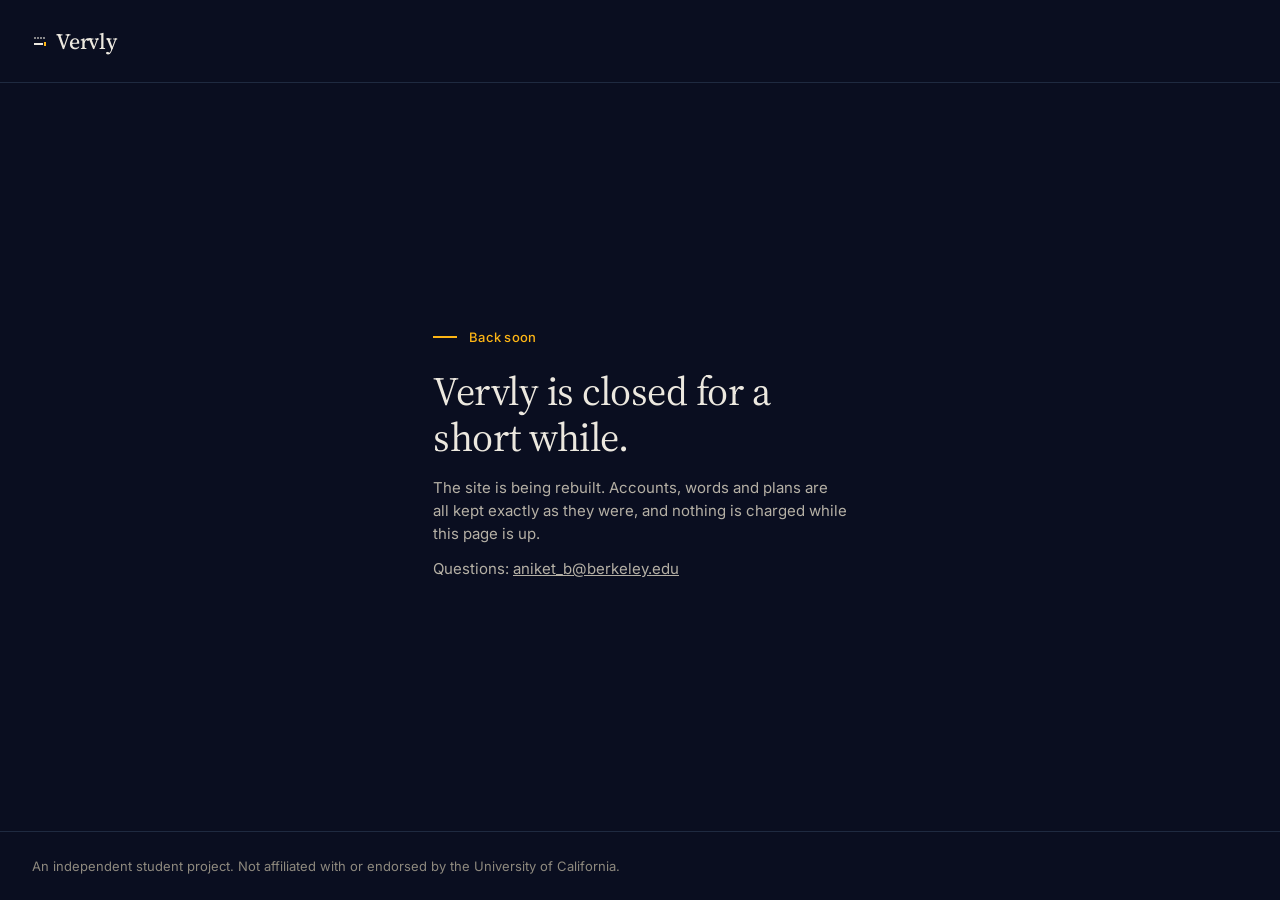
<file: web/maintenance.html>
<!doctype html>
<html lang="en">
<head>
<meta charset="utf-8">
<meta name="viewport" content="width=device-width, initial-scale=1">
<title>Vervly</title>
<meta name="robots" content="noindex">
<meta name="color-scheme" content="dark">
<meta name="theme-color" content="#0a0e20">
<link rel="icon" type="image/svg+xml" href="/brand/favicon.svg">
<link rel="preconnect" href="https://fonts.googleapis.com">
<link rel="preconnect" href="https://fonts.gstatic.com" crossorigin>
<link rel="stylesheet" href="https://fonts.googleapis.com/css2?family=Inter:wght@400;500&family=Source+Serif+4:opsz,wght@8..60,400&display=swap">
<style>
  /* self-contained on purpose: this page must render while everything else is being rebuilt */
  :root { --g1: #0a0e20; --fg: #ece8df; --fg-2: #b5b0a5; --fg-3: #8e897e; --accent: #FDB515; --line: rgba(159,209,255,.14); }
  html, body { height: 100%; margin: 0; background: var(--g1); color: var(--fg); }
  body { font: 15px/1.55 "Inter", ui-sans-serif, -apple-system, "Segoe UI", Arial, sans-serif; display: grid; grid-template-rows: auto 1fr auto; min-height: 100%; }
  header, footer { padding: 24px 32px; }
  header { border-bottom: 1px solid var(--line); display: flex; align-items: center; gap: 8px; font-family: "Source Serif 4", Georgia, serif; font-size: 22px; font-weight: 500; letter-spacing: -0.01em; }
  header svg { display: block; }
  main { display: grid; place-items: center; padding: 48px 32px; }
  .card { max-width: 46ch; }
  .eyebrow { display: inline-flex; align-items: center; gap: 12px; color: var(--accent); font-weight: 500; font-size: 13px; letter-spacing: 0.02em; margin-bottom: 20px; }
  .eyebrow::before { content: ""; width: 24px; height: 2px; background: var(--accent); }
  h1 { font-family: "Source Serif 4", Georgia, serif; font-weight: 400; font-size: clamp(1.75rem, 1.2rem + 2vw, 2.5rem); line-height: 1.15; margin: 0 0 16px; letter-spacing: -0.012em; }
  p { margin: 0 0 12px; color: var(--fg-2); }
  a { color: var(--fg-2); }
  footer { border-top: 1px solid var(--line); color: var(--fg-3); font-size: 13px; }
</style>
</head>
<body>
<header>
  <svg xmlns="http://www.w3.org/2000/svg" viewBox="0 0 16 16" width="16" height="16" fill="currentColor" aria-hidden="true"><g opacity=".55"><rect x="2" y="4" width="2" height="2"/><rect x="5" y="4" width="2" height="2"/><rect x="8" y="4" width="2" height="2"/><rect x="11" y="4" width="2" height="2"/></g><rect x="2" y="10" width="9" height="2"/><rect x="12" y="9" width="2" height="4" fill="#FDB515"/></svg>
  Vervly
</header>
<main>
  <div class="card">
    <p class="eyebrow">Back soon</p>
    <h1>Vervly is closed for a short while.</h1>
    <p>The site is being rebuilt. Accounts, words and plans are all kept exactly as they were, and nothing is charged while this page is up.</p>
    <p>Questions: <a href="mailto:aniket_b@berkeley.edu">aniket_b@berkeley.edu</a></p>
  </div>
</main>
<footer>An independent student project. Not affiliated with or endorsed by the University of California.</footer>
</body>
</html>
</file>
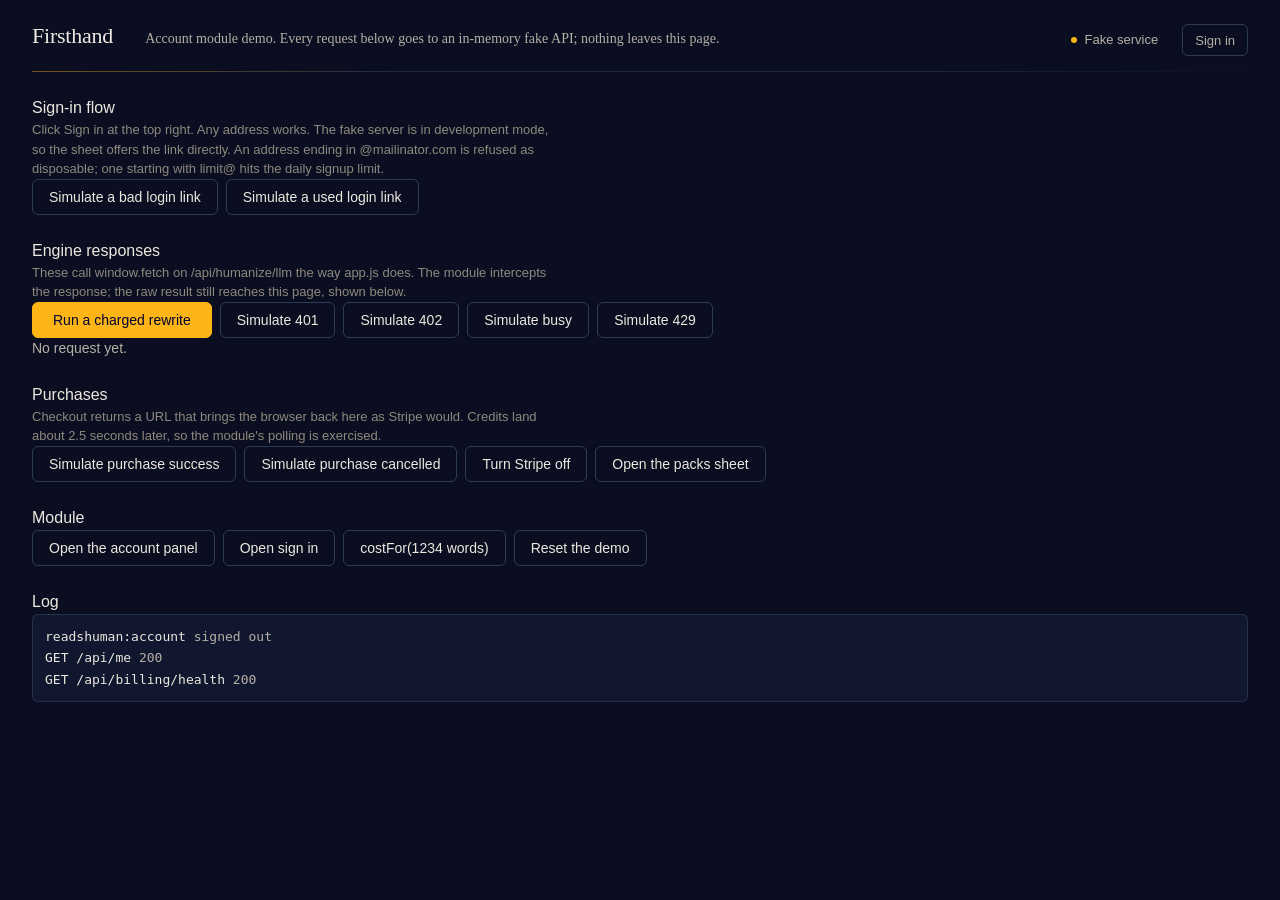
<file: deploy/frontend/demo.html>
<!doctype html>
<html lang="en">
<head>
<meta charset="utf-8">
<meta name="viewport" content="width=device-width, initial-scale=1">
<title>Firsthand account module: demo</title>
<meta name="color-scheme" content="dark">
<link rel="stylesheet" href="../../web/styles.css">
<link rel="stylesheet" href="account.css">
<style>
  /* demo-only layout; nothing here ships */
  .demo-page { padding: var(--s-6) 0; display: grid; gap: var(--s-6); }
  .demo-row { display: flex; flex-wrap: wrap; gap: var(--s-2); align-items: center; }
  .demo-h { font-size: var(--t-3); font-weight: 500; }
  .demo-log { font-family: var(--mono); font-size: var(--t-1); color: var(--fg-2); display: grid; gap: 2px; max-height: 40vh; overflow: auto; padding: var(--s-3); background: var(--g2); border: 1px solid var(--line); border-radius: var(--r); }
  .demo-log b { color: var(--fg); font-weight: 500; }
  .demo-note { color: var(--fg-3); font-size: var(--t-1); max-width: 72ch; line-height: 1.5; }
  .demo-out { color: var(--fg-2); font-size: var(--t-2); }
</style>
</head>
<body>
<div class="shell">
  <header class="top" role="banner">
    <p class="wordmark">Firsthand</p>
    <p class="lede">Account module demo. Every request below goes to an in-memory fake API; nothing leaves this page.</p>
    <div class="top-tools">
      <p id="health" class="pill" data-kind="ok" role="status">Fake service</p>
    </div>
  </header>

  <main class="demo-page">
    <section>
      <h2 class="demo-h">Sign-in flow</h2>
      <p class="demo-note">Click Sign in at the top right. Any address works. The fake server is in development mode, so the sheet offers the link directly. An address ending in @mailinator.com is refused as disposable; one starting with limit@ hits the daily signup limit.</p>
      <div class="demo-row">
        <button class="btn" type="button" data-go="?login_error=bad_token">Simulate a bad login link</button>
        <button class="btn" type="button" data-go="?login_error=used_token">Simulate a used login link</button>
      </div>
    </section>

    <section>
      <h2 class="demo-h">Engine responses</h2>
      <p class="demo-note">These call window.fetch on /api/humanize/llm the way app.js does. The module intercepts the response; the raw result still reaches this page, shown below.</p>
      <div class="demo-row">
        <button class="btn btn-primary" type="button" data-run="ok">Run a charged rewrite</button>
        <button class="btn" type="button" data-run="401">Simulate 401</button>
        <button class="btn" type="button" data-run="402">Simulate 402</button>
        <button class="btn" type="button" data-run="busy">Simulate busy</button>
        <button class="btn" type="button" data-run="429">Simulate 429</button>
      </div>
      <p class="demo-out" id="out">No request yet.</p>
    </section>

    <section>
      <h2 class="demo-h">Purchases</h2>
      <p class="demo-note">Checkout returns a URL that brings the browser back here as Stripe would. Credits land about 2.5 seconds later, so the module's polling is exercised.</p>
      <div class="demo-row">
        <button class="btn" type="button" data-go="?purchase=success&demo_pay=starter">Simulate purchase success</button>
        <button class="btn" type="button" data-go="?purchase=cancelled">Simulate purchase cancelled</button>
        <button class="btn" type="button" id="stripe-toggle">Turn Stripe off</button>
        <button class="btn" type="button" data-open="packs">Open the packs sheet</button>
      </div>
    </section>

    <section>
      <h2 class="demo-h">Module</h2>
      <div class="demo-row">
        <button class="btn" type="button" data-open="account">Open the account panel</button>
        <button class="btn" type="button" data-open="signin">Open sign in</button>
        <button class="btn" type="button" id="cost">costFor(1234 words)</button>
        <button class="btn" type="button" id="reset">Reset the demo</button>
      </div>
    </section>

    <section>
      <h2 class="demo-h">Log</h2>
      <div class="demo-log" id="log" aria-live="polite"></div>
    </section>
  </main>
</div>

<script>
/* The fake API. Installed before account.js so the module wraps it. */
(function () {
  'use strict';
  var KEY = 'rha-demo';
  var PACKS = [
    { name: 'starter', credits: 20, label: 'Starter' },
    { name: 'writer', credits: 60, label: 'Writer' },
    { name: 'heavy', credits: 200, label: 'Heavy user' }
  ];
  var db;
  try { db = JSON.parse(sessionStorage.getItem(KEY) || 'null'); } catch (e) { db = null; }
  if (!db) db = fresh();
  function fresh() {
    return { user: null, credits: 3, ledger: [{ id: 1, delta: 3, balance_after: 3, kind: 'manual', ref: 'welcome', created: Date.now() / 1000 - 86400 }], keys: [], stripe: true, force: null, rate: 0 };
  }
  function save() { try { sessionStorage.setItem(KEY, JSON.stringify(db)); } catch (e) { /* private mode */ } }
  function now() { return Date.now() / 1000; }
  function log(line) {
    var box = document.getElementById('log');
    if (!box) return;
    var p = document.createElement('p');
    p.innerHTML = line;
    box.insertBefore(p, box.firstChild);
  }
  function json(status, body, headers) {
    var hs = { 'Content-Type': 'application/json' };
    var k;
    for (k in (headers || {})) if (headers.hasOwnProperty(k)) hs[k] = headers[k];
    return new Response(JSON.stringify(body), { status: status, headers: hs });
  }
  function me() { return db.user ? { id: 'u_demo', email: db.user, credits: db.credits, is_admin: false, created: now() - 86400 * 3, session_expires: now() + 86400 * 30 } : null; }
  function entry(delta, kind, ref) {
    db.credits += delta;
    db.ledger.unshift({ id: db.ledger.length + 1, delta: delta, balance_after: db.credits, kind: kind, ref: ref, created: now() });
  }
  function health() {
    return { product: 'Firsthand', paywall: true, free_credits: 3, words_per_credit: 150, refund_unchanged: true, max_inflight: 1, stripe: db.stripe, packs: PACKS, mail: 'dev-links' };
  }

  function route(method, path, u, body) {
    if (path === '/api/billing/health') return json(200, health());
    if (path === '/api/me' && method === 'GET') return json(200, { user: me(), paywall: true });
    if (path === '/api/me' && method === 'DELETE') {
      if (!db.user) return json(401, { error: 'login_required', detail: 'Sign in first.' });
      db = fresh(); save();
      return json(200, { deleted: true });
    }
    if (path === '/api/auth/request-link') {
      var email = String(body.email || '').trim().toLowerCase();
      if (!/^[^@\s]+@[^@\s]+\.[^@\s]{2,}$/.test(email)) return json(400, { error: 'bad_email', detail: 'Enter a valid email address.' });
      if (/@mailinator\.com$/.test(email)) return json(400, { error: 'blocked_email', detail: 'Disposable email addresses cannot be used.' });
      if (/^limit@/.test(email)) return json(429, { error: 'signup_limit', detail: 'Too many new accounts from this address today.' });
      return json(200, { sent: true, email: email, expires_in_minutes: 15, transport: 'dev-links', dev_link: 'demo.html?demo_verify=' + encodeURIComponent(email) });
    }
    if (path === '/api/auth/logout') { db.user = null; save(); return json(200, { logged_out: true }); }
    if (path === '/api/auth/keys' && method === 'GET') {
      if (!db.user) return json(401, { error: 'login_required', detail: 'Sign in first.' });
      return json(200, { keys: db.keys });
    }
    if (path === '/api/auth/keys' && method === 'POST') {
      if (!db.user) return json(401, { error: 'login_required', detail: 'Sign in first.' });
      if (db.keys.length >= 10) return json(400, { error: 'too_many_keys', detail: 'Revoke an existing key first (limit 10).' });
      var raw = 'lh_' + Math.random().toString(36).slice(2) + Math.random().toString(36).slice(2) + Math.random().toString(36).slice(2);
      var k = { id: Math.random().toString(16).slice(2, 18), prefix: raw.slice(0, 11), label: String(body.label || '').slice(0, 80), created: now(), last_used: null };
      db.keys.push(k); save();
      return json(201, { id: k.id, key: raw, prefix: k.prefix, label: k.label, created: k.created, note: 'Store this key now.' });
    }
    if (path.indexOf('/api/auth/keys/') === 0 && method === 'DELETE') {
      if (!db.user) return json(401, { error: 'login_required', detail: 'Sign in first.' });
      var id = decodeURIComponent(path.slice('/api/auth/keys/'.length));
      var before = db.keys.length;
      db.keys = db.keys.filter(function (x) { return x.id !== id; });
      save();
      return before === db.keys.length ? json(404, { error: 'unknown_key', detail: 'No such key.' }) : json(200, { revoked: id });
    }
    if (path === '/api/billing/packs') return json(200, { stripe: db.stripe, words_per_credit: 150, packs: PACKS });
    if (path === '/api/billing/checkout') {
      if (!db.user) return json(401, { error: 'login_required', detail: 'Sign in before buying credits.' });
      if (!db.stripe) return json(503, { error: 'stripe_unconfigured', detail: 'Payments are not configured on this server.' });
      var pack = PACKS.filter(function (p) { return p.name === String(body.pack || '').toLowerCase(); })[0];
      if (!pack) return json(400, { error: 'unknown_pack', detail: 'Choose one of: starter, writer, heavy' });
      return json(200, { url: 'demo.html?purchase=success&demo_pay=' + pack.name, session_id: 'cs_demo', pack: pack.name });
    }
    if (path === '/api/billing/ledger') {
      if (!db.user) return json(401, { error: 'login_required', detail: 'Sign in first.' });
      return json(200, { balance: db.credits, entries: db.ledger });
    }
    if (/^\/api\/humanize\/(llm|stream|guided)$/.test(path) && method === 'POST') {
      var force = db.force; db.force = null; save();
      if (force === '429') return json(429, { error: 'rate_limited', detail: 'Too many requests from this address. Try again in 12 seconds.', retry_after_s: 11.4 }, { 'Retry-After': '12' });
      if (force === '401' || !db.user) return json(401, { error: 'login_required', detail: 'Sign in to use this engine.', login: '/api/auth/request-link' });
      var words = String(body.text || '').split(/\s+/).filter(Boolean).length;
      var cost = Math.max(1, Math.ceil(words / 150));
      if (force === '402' || cost > db.credits) return json(402, { error: 'insufficient_credits', detail: 'Not enough credits.', needed: force === '402' ? 3 : cost, balance: force === '402' ? Math.min(db.credits, 1) : db.credits, packs: '/api/billing/packs', checkout: '/api/billing/checkout' });
      if (force === 'busy') return json(503, { error: 'busy', detail: 'The rewriter is busy with another document. Nothing was charged.', retry_after_s: 3 }, { 'Retry-After': '3' });
      entry(-cost, 'charge', path + ' ' + Math.random().toString(16).slice(2, 14)); save();
      return json(200, { humanized: 'A rewrite of ' + words + ' words.', summary: { paragraphs_rewritten: 1 } }, { 'X-Longhand-Credits-Charged': String(cost), 'X-Longhand-Credits-Balance': String(db.credits) });
    }
    return json(404, { error: 'not_found', detail: 'No fake route for ' + method + ' ' + path });
  }

  window.fetch = function (input, init) {
    var u = new URL(typeof input === 'string' ? input : input.url, location.href);
    var method = ((init && init.method) || (input && input.method) || 'GET').toUpperCase();
    var body = {};
    try { body = init && init.body ? JSON.parse(init.body) : {}; } catch (e) { body = {}; }
    return new Promise(function (resolve) {
      setTimeout(function () {
        var res = route(method, u.pathname, u, body);
        log('<b>' + method + ' ' + u.pathname + '</b> ' + res.status);
        resolve(res);
      }, 220);
    });
  };

  /* Query hooks that stand in for the email link and for Stripe's return. */
  var q = new URLSearchParams(location.search);
  if (q.get('demo_verify')) { db.user = q.get('demo_verify'); save(); }
  if (q.get('demo_pay')) {
    var pay = PACKS.filter(function (p) { return p.name === q.get('demo_pay'); })[0];
    if (pay && db.user) setTimeout(function () { entry(pay.credits, 'purchase', 'cs_demo_' + pay.name); save(); log('<b>webhook</b> credited ' + pay.credits); }, 2500);
  }
  if (q.get('demo_verify') || q.get('demo_pay')) {
    q['delete']('demo_verify'); q['delete']('demo_pay');
    var s = q.toString();
    try { history.replaceState(null, '', location.pathname + (s ? '?' + s : '') + location.hash); } catch (e) { /* file: in some browsers */ }
  }

  window.demoApi = {
    force: function (what) { db.force = what; save(); },
    toggleStripe: function () { db.stripe = !db.stripe; save(); return db.stripe; },
    reset: function () { db = fresh(); save(); },
    log: log
  };
})();
</script>

<script src="account.js"></script>

<script>
/* Demo controls: the same calls app.js would make. */
(function () {
  'use strict';
  var out = document.getElementById('out');
  var SAMPLE = 'The committee met on Tuesday and, after a long discussion of the budget, agreed to defer the decision until the autumn, when the figures would be clearer and the new members would have had time to read the previous reports.';

  function run(kind) {
    if (kind !== 'ok') window.demoApi.force(kind);
    out.textContent = 'Request sent.';
    var text = SAMPLE + ' ' + SAMPLE + ' ' + SAMPLE;
    fetch('/api/humanize/llm', { method: 'POST', headers: { 'Content-Type': 'application/json', Accept: 'application/json' }, body: JSON.stringify({ text: text }) })
      .then(function (res) {
        return res.text().then(function (t) {
          var b = res.headers.get('X-Longhand-Credits-Balance');
          out.textContent = 'The page received HTTP ' + res.status + (b !== null ? ' with balance header ' + b : '') + ': ' + t.slice(0, 120);
        });
      }, function (err) { out.textContent = 'The page received an error: ' + err.message; });
  }

  document.addEventListener('click', function (e) {
    var t = e.target.closest ? e.target.closest('button') : null;
    if (!t) return;
    if (t.getAttribute('data-run')) run(t.getAttribute('data-run'));
    if (t.getAttribute('data-go')) location.assign('demo.html' + t.getAttribute('data-go'));
    if (t.getAttribute('data-open')) window.readshumanAccount.open(t.getAttribute('data-open'));
  });
  document.getElementById('stripe-toggle').addEventListener('click', function () {
    var on = window.demoApi.toggleStripe();
    this.textContent = on ? 'Turn Stripe off' : 'Turn Stripe on';
    location.reload();
  });
  document.getElementById('cost').addEventListener('click', function () {
    out.textContent = 'costFor(1234) = ' + window.readshumanAccount.costFor(1234) + ' credits at 150 words per credit.';
  });
  document.getElementById('reset').addEventListener('click', function () { window.demoApi.reset(); location.assign('demo.html'); });
  document.addEventListener('readshuman:account', function (e) {
    var u = e.detail && e.detail.user;
    window.demoApi.log('<b>readshuman:account</b> ' + (u ? u.email + ', ' + u.credits + ' credits' : 'signed out'));
  });
})();
</script>
</body>
</html>
</file>
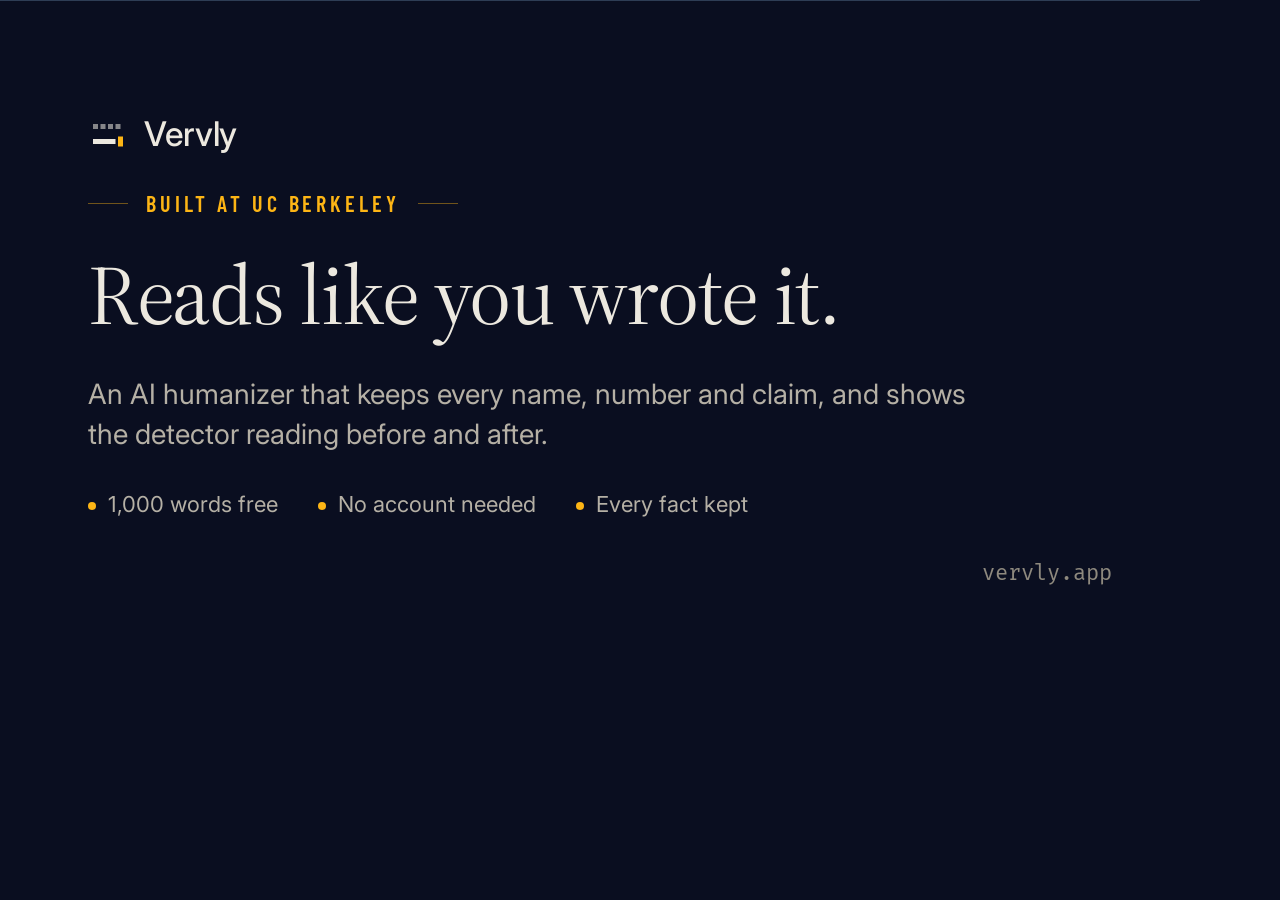
<file: web/brand/og.html>
<!doctype html>
<html lang="en">
<head>
<meta charset="utf-8">
<title>Vervly social card</title>
<link rel="stylesheet" href="https://fonts.googleapis.com/css2?family=Inter:wght@400;500&family=Source+Serif+4:opsz,wght@8..60,400&family=Barlow+Condensed:wght@600&family=Fira+Mono:wght@400&display=swap">
<style>
  /* 1200 x 630, the page's own ground and type: graphite with Berkeley Blue
     in it, the gold accent once, the lockup, one serif line. Rendered to
     og.png with headless Chrome; see brand/README.md. */
  html, body { margin: 0; padding: 0; }
  body { width: 1200px; height: 630px; background: #0a0e20; color: #ece8df; font-family: "Inter", -apple-system, "Helvetica Neue", Arial, sans-serif; overflow: hidden; position: relative; }
  .horizon { position: absolute; left: 0; right: 0; top: 0; height: 1px; background: rgba(159, 209, 255, 0.24); }
  .wrap { position: absolute; left: 88px; right: 88px; top: 0; bottom: 0; display: flex; flex-direction: column; justify-content: center; gap: 36px; }
  .lockup { display: flex; align-items: center; gap: 16px; font-size: 34px; font-weight: 500; letter-spacing: -0.01em; }
  .lockup svg { width: 40px; height: 40px; display: block; }
  .eyebrow { font-family: "Barlow Condensed", "Arial Narrow", sans-serif; font-weight: 600; font-size: 22px; letter-spacing: 0.18em; text-transform: uppercase; color: #FDB515; display: flex; align-items: center; gap: 18px; }
  .eyebrow::before, .eyebrow::after { content: ""; height: 1px; width: 40px; background: rgba(253, 181, 21, 0.42); }
  h1 { margin: 0; font-family: "Source Serif 4", Georgia, serif; font-weight: 400; font-size: 84px; line-height: 1.02; letter-spacing: -0.016em; color: #ece8df; max-width: 980px; }
  p { margin: 0; font-size: 28px; line-height: 1.45; color: #b5b0a5; max-width: 900px; }
  .facts { display: flex; gap: 40px; font-size: 22px; color: #b5b0a5; }
  .facts span::before { content: ""; display: inline-block; width: 8px; height: 8px; border-radius: 50%; background: #FDB515; margin-right: 12px; vertical-align: 2px; }
  .url { position: absolute; right: 88px; bottom: 44px; font-family: "Fira Mono", Menlo, monospace; font-size: 22px; color: #8e897e; }
</style>
</head>
<body>
<div class="horizon"></div>
<div class="wrap">
  <div class="lockup">
    <svg xmlns="http://www.w3.org/2000/svg" viewBox="0 0 16 16" fill="currentColor" aria-hidden="true"><g opacity=".55"><rect x="2" y="4" width="2" height="2"/><rect x="5" y="4" width="2" height="2"/><rect x="8" y="4" width="2" height="2"/><rect x="11" y="4" width="2" height="2"/></g><rect x="2" y="10" width="9" height="2"/><rect x="12" y="9" width="2" height="4" fill="#FDB515"/></svg>
    Vervly
  </div>
  <div class="eyebrow">Built at UC Berkeley</div>
  <h1>Reads like you wrote it.</h1>
  <p>An AI humanizer that keeps every name, number and claim, and shows the detector reading before and after.</p>
  <div class="facts"><span>1,000 words free</span><span>No account needed</span><span>Every fact kept</span></div>
</div>
<div class="url">vervly.app</div>
</body>
</html>
</file>
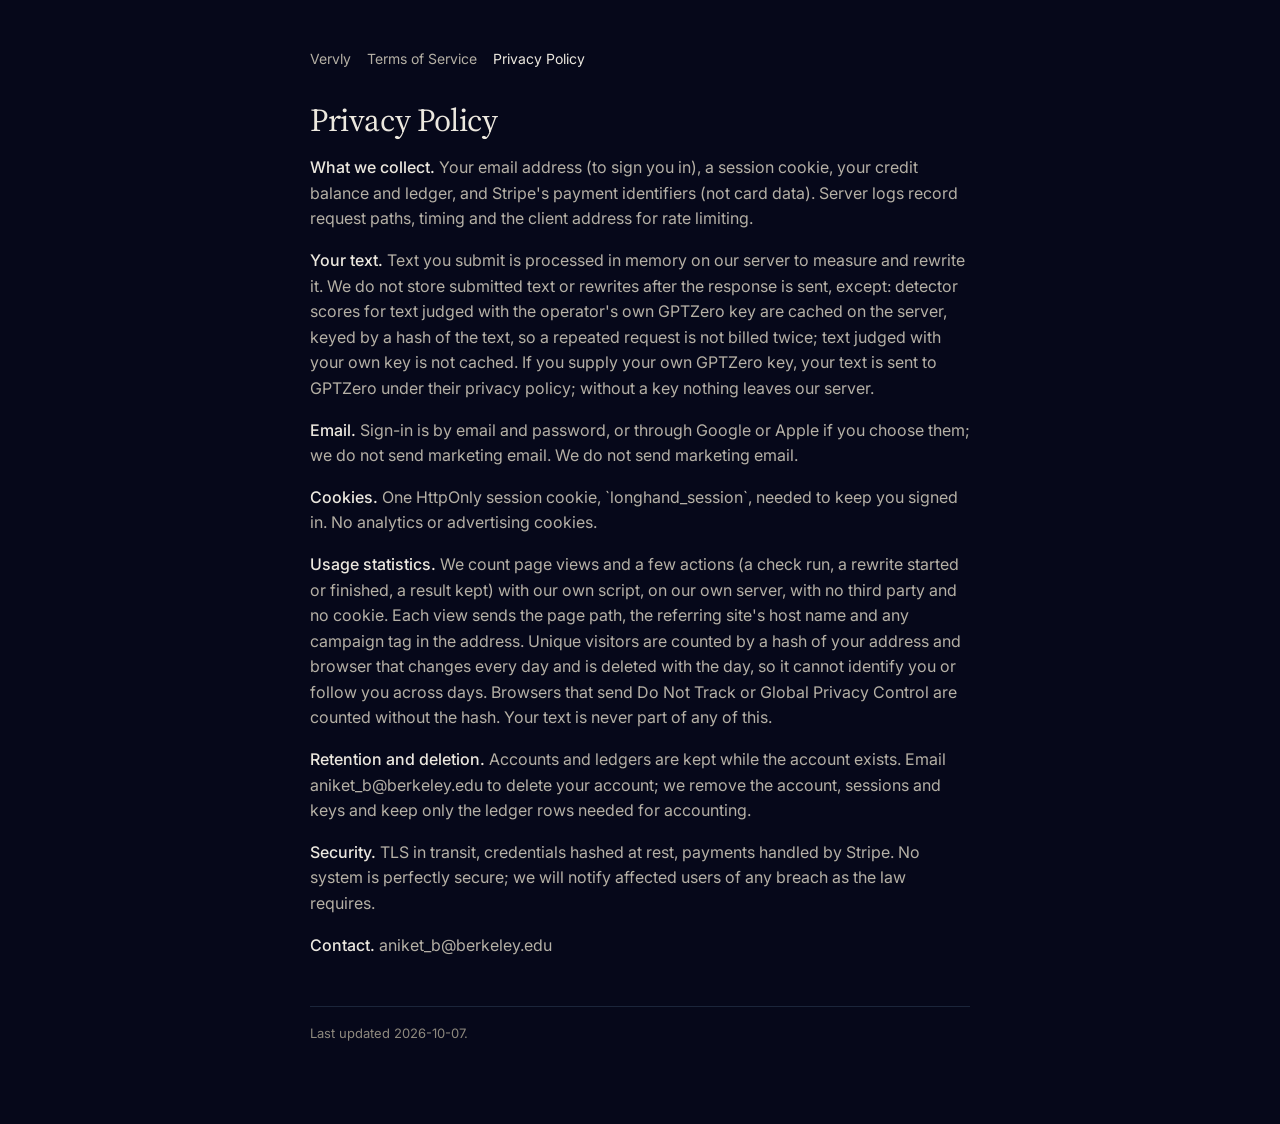
<file: web/legal/privacy.html>
<!doctype html>
<html lang="en">
<head>
<meta charset="utf-8">
<meta name="viewport" content="width=device-width, initial-scale=1">
<title>Privacy Policy | Vervly</title>
<meta name="color-scheme" content="dark">
<meta name="robots" content="index,follow">
<link rel="preconnect" href="https://fonts.googleapis.com">
<link rel="preconnect" href="https://fonts.gstatic.com" crossorigin>
<link rel="stylesheet" href="https://fonts.googleapis.com/css2?family=Inter:wght@400;500&family=Source+Serif+4:opsz,wght@8..60,400&display=swap">
<style>:root{--g0:#06081a;--g1:#0a0e20;--g2:#10172f;--line:rgba(159,209,255,.14);--line-2:rgba(159,209,255,.24);
--fg:#ece8df;--fg-2:#b5b0a5;--fg-3:#8e897e;--accent:#FDB515;--accent-deep:#FC9313;
--sans:"Inter",ui-sans-serif,-apple-system,"Segoe UI","Helvetica Neue",Arial,sans-serif;
--serif:"Source Serif 4","Iowan Old Style","Palatino Linotype",Georgia,Times,serif;--r:6px}
html{background:var(--g0);color:var(--fg);font:16px/1.6 var(--sans);-webkit-text-size-adjust:100%}
body{margin:0;padding:48px 20px 80px}
main{max-width:66ch;margin:0 auto}
a{color:var(--accent);text-decoration:none;border-bottom:1px solid rgba(253,181,21,.42)}
a:hover{color:var(--accent-deep)} a:focus-visible{outline:2px solid var(--accent);outline-offset:2px;border-radius:var(--r)}
nav{font-size:.875rem;color:var(--fg-3);display:flex;gap:16px;margin-bottom:32px}
nav a{border:0;color:var(--fg-2)} nav a[aria-current]{color:var(--fg)}
h1{font-family:var(--serif);font-size:2rem;font-weight:400;letter-spacing:-0.012em;line-height:1.15;margin:0 0 12px}
h2{font-family:var(--serif);font-size:1.375rem;font-weight:400;margin:32px 0 8px;padding-top:16px;border-top:1px solid var(--line)}
p,li{color:var(--fg-2)} strong{color:var(--fg);font-weight:500} em{color:var(--fg-3)}
p.draft{font-size:.8125rem;color:var(--fg-3);border:1px solid var(--line-2);border-radius:var(--r);padding:8px 12px;background:var(--g1)}
ul{padding-left:20px} li{margin:4px 0}
footer{margin-top:48px;padding-top:16px;border-top:1px solid var(--line);font-size:.8125rem;color:var(--fg-3)}</style>
</head>
<body>
<main>
<nav aria-label="Legal pages"><a href="/">Vervly</a><a href="/legal/terms.html">Terms of Service</a><a href="/legal/privacy.html" aria-current="page">Privacy Policy</a></nav>
<h1>Privacy Policy</h1>
<p><strong>What we collect.</strong> Your email address (to sign you in), a session cookie, your credit balance and ledger, and Stripe's payment identifiers (not card data). Server logs record request paths, timing and the client address for rate limiting.</p>
<p><strong>Your text.</strong> Text you submit is processed in memory on our server to measure and rewrite it. We do not store submitted text or rewrites after the response is sent, except: detector scores for text judged with the operator's own GPTZero key are cached on the server, keyed by a hash of the text, so a repeated request is not billed twice; text judged with your own key is not cached. If you supply your own GPTZero key, your text is sent to GPTZero under their privacy policy; without a key nothing leaves our server.</p>
<p><strong>Email.</strong> Sign-in is by email and password, or through Google or Apple if you choose them; we do not send marketing email. We do not send marketing email.</p>
<p><strong>Cookies.</strong> One HttpOnly session cookie, `longhand_session`, needed to keep you signed in. No analytics or advertising cookies.</p>
<p><strong>Usage statistics.</strong> We count page views and a few actions (a check run, a rewrite started or finished, a result kept) with our own script, on our own server, with no third party and no cookie. Each view sends the page path, the referring site's host name and any campaign tag in the address. Unique visitors are counted by a hash of your address and browser that changes every day and is deleted with the day, so it cannot identify you or follow you across days. Browsers that send Do Not Track or Global Privacy Control are counted without the hash. Your text is never part of any of this.</p>
<p><strong>Retention and deletion.</strong> Accounts and ledgers are kept while the account exists. Email aniket_b@berkeley.edu to delete your account; we remove the account, sessions and keys and keep only the ledger rows needed for accounting.</p>
<p><strong>Security.</strong> TLS in transit, credentials hashed at rest, payments handled by Stripe. No system is perfectly secure; we will notify affected users of any breach as the law requires.</p>
<p><strong>Contact.</strong> aniket_b@berkeley.edu</p>
<footer>Last updated 2026-10-07.</footer>
</main>
</body>
</html>
</file>
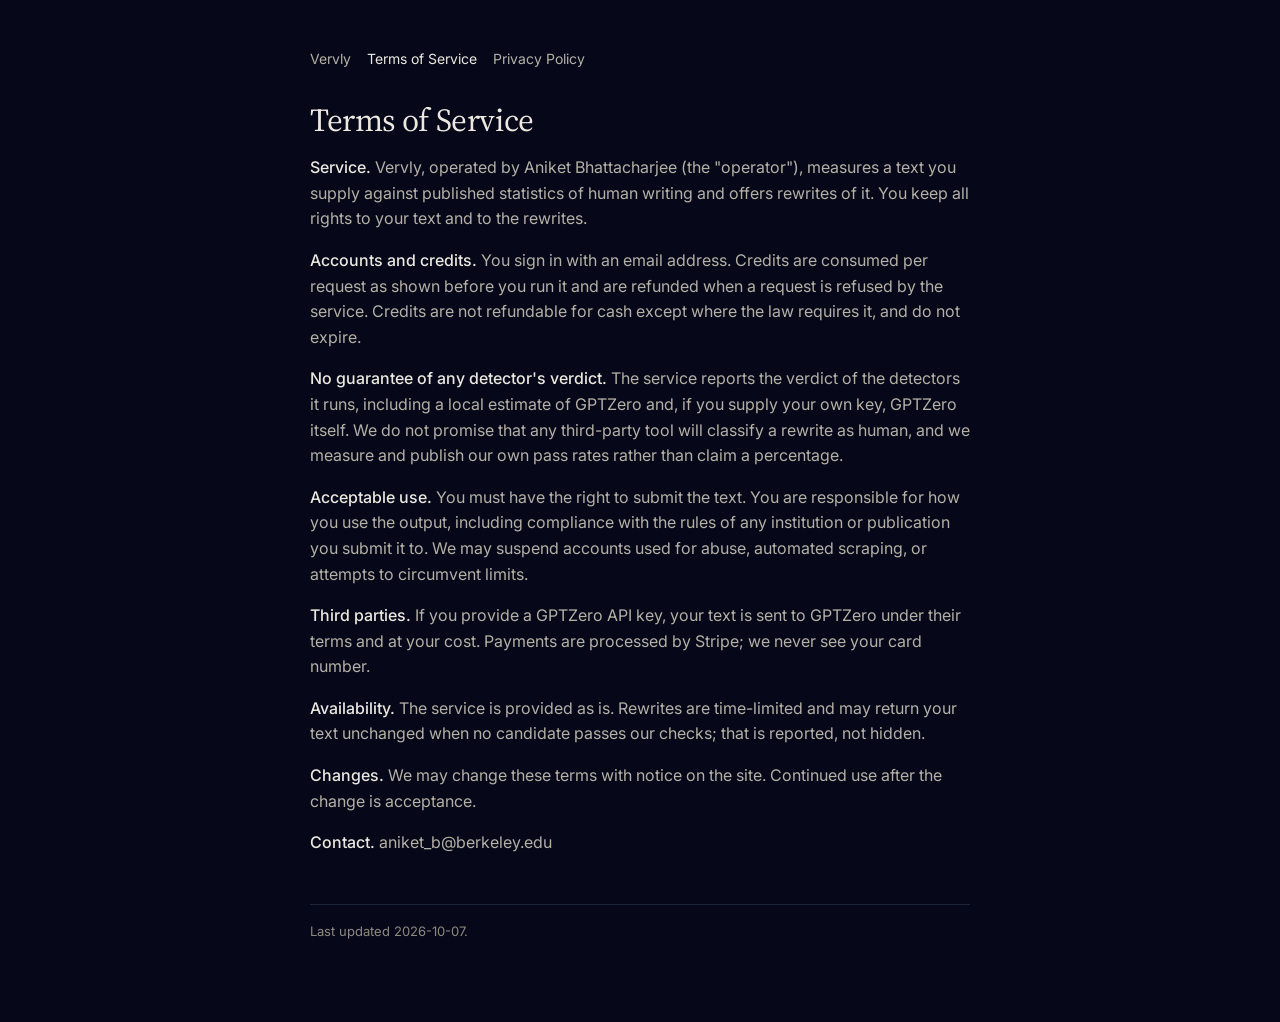
<file: web/legal/terms.html>
<!doctype html>
<html lang="en">
<head>
<meta charset="utf-8">
<meta name="viewport" content="width=device-width, initial-scale=1">
<title>Terms of Service | Vervly</title>
<meta name="color-scheme" content="dark">
<meta name="robots" content="index,follow">
<link rel="preconnect" href="https://fonts.googleapis.com">
<link rel="preconnect" href="https://fonts.gstatic.com" crossorigin>
<link rel="stylesheet" href="https://fonts.googleapis.com/css2?family=Inter:wght@400;500&family=Source+Serif+4:opsz,wght@8..60,400&display=swap">
<style>:root{--g0:#06081a;--g1:#0a0e20;--g2:#10172f;--line:rgba(159,209,255,.14);--line-2:rgba(159,209,255,.24);
--fg:#ece8df;--fg-2:#b5b0a5;--fg-3:#8e897e;--accent:#FDB515;--accent-deep:#FC9313;
--sans:"Inter",ui-sans-serif,-apple-system,"Segoe UI","Helvetica Neue",Arial,sans-serif;
--serif:"Source Serif 4","Iowan Old Style","Palatino Linotype",Georgia,Times,serif;--r:6px}
html{background:var(--g0);color:var(--fg);font:16px/1.6 var(--sans);-webkit-text-size-adjust:100%}
body{margin:0;padding:48px 20px 80px}
main{max-width:66ch;margin:0 auto}
a{color:var(--accent);text-decoration:none;border-bottom:1px solid rgba(253,181,21,.42)}
a:hover{color:var(--accent-deep)} a:focus-visible{outline:2px solid var(--accent);outline-offset:2px;border-radius:var(--r)}
nav{font-size:.875rem;color:var(--fg-3);display:flex;gap:16px;margin-bottom:32px}
nav a{border:0;color:var(--fg-2)} nav a[aria-current]{color:var(--fg)}
h1{font-family:var(--serif);font-size:2rem;font-weight:400;letter-spacing:-0.012em;line-height:1.15;margin:0 0 12px}
h2{font-family:var(--serif);font-size:1.375rem;font-weight:400;margin:32px 0 8px;padding-top:16px;border-top:1px solid var(--line)}
p,li{color:var(--fg-2)} strong{color:var(--fg);font-weight:500} em{color:var(--fg-3)}
p.draft{font-size:.8125rem;color:var(--fg-3);border:1px solid var(--line-2);border-radius:var(--r);padding:8px 12px;background:var(--g1)}
ul{padding-left:20px} li{margin:4px 0}
footer{margin-top:48px;padding-top:16px;border-top:1px solid var(--line);font-size:.8125rem;color:var(--fg-3)}</style>
</head>
<body>
<main>
<nav aria-label="Legal pages"><a href="/">Vervly</a><a href="/legal/terms.html" aria-current="page">Terms of Service</a><a href="/legal/privacy.html">Privacy Policy</a></nav>
<h1>Terms of Service</h1>
<p><strong>Service.</strong> Vervly, operated by Aniket Bhattacharjee (the "operator"), measures a text you supply against published statistics of human writing and offers rewrites of it. You keep all rights to your text and to the rewrites.</p>
<p><strong>Accounts and credits.</strong> You sign in with an email address. Credits are consumed per request as shown before you run it and are refunded when a request is refused by the service. Credits are not refundable for cash except where the law requires it, and do not expire.</p>
<p><strong>No guarantee of any detector's verdict.</strong> The service reports the verdict of the detectors it runs, including a local estimate of GPTZero and, if you supply your own key, GPTZero itself. We do not promise that any third-party tool will classify a rewrite as human, and we measure and publish our own pass rates rather than claim a percentage.</p>
<p><strong>Acceptable use.</strong> You must have the right to submit the text. You are responsible for how you use the output, including compliance with the rules of any institution or publication you submit it to. We may suspend accounts used for abuse, automated scraping, or attempts to circumvent limits.</p>
<p><strong>Third parties.</strong> If you provide a GPTZero API key, your text is sent to GPTZero under their terms and at your cost. Payments are processed by Stripe; we never see your card number.</p>
<p><strong>Availability.</strong> The service is provided as is. Rewrites are time-limited and may return your text unchanged when no candidate passes our checks; that is reported, not hidden.</p>
<p><strong>Changes.</strong> We may change these terms with notice on the site. Continued use after the change is acceptance.</p>
<p><strong>Contact.</strong> aniket_b@berkeley.edu</p>
<footer>Last updated 2026-10-07.</footer>
</main>
</body>
</html>
</file>
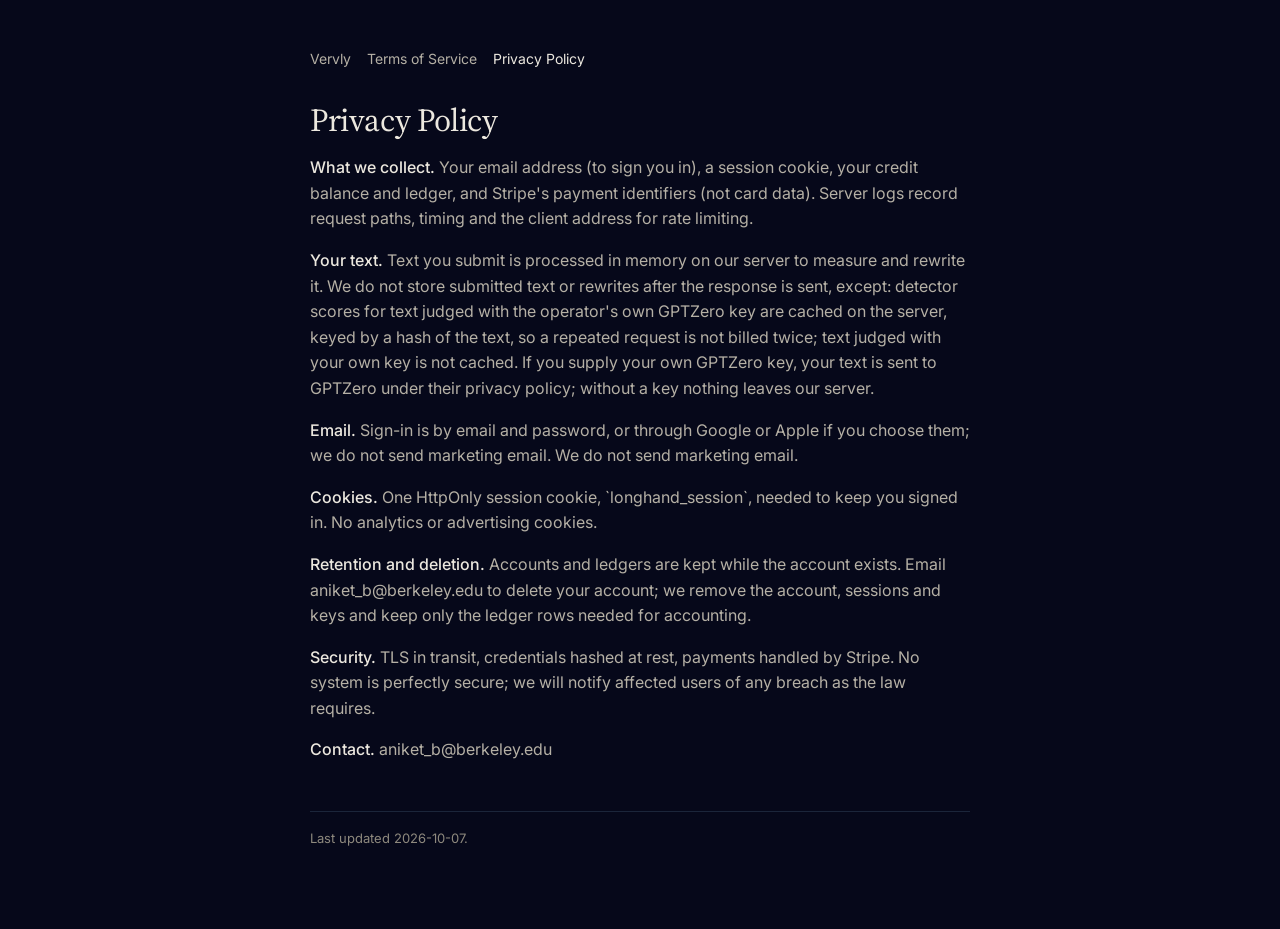
<file: deploy/legal/html/privacy.html>
<!doctype html>
<html lang="en">
<head>
<meta charset="utf-8">
<meta name="viewport" content="width=device-width, initial-scale=1">
<title>Privacy Policy | Vervly</title>
<meta name="color-scheme" content="dark">
<meta name="robots" content="index,follow">
<link rel="preconnect" href="https://fonts.googleapis.com">
<link rel="preconnect" href="https://fonts.gstatic.com" crossorigin>
<link rel="stylesheet" href="https://fonts.googleapis.com/css2?family=Inter:wght@400;500&family=Source+Serif+4:opsz,wght@8..60,400&display=swap">
<style>:root{--g0:#06081a;--g1:#0a0e20;--g2:#10172f;--line:rgba(159,209,255,.14);--line-2:rgba(159,209,255,.24);
--fg:#ece8df;--fg-2:#b5b0a5;--fg-3:#8e897e;--accent:#FDB515;--accent-deep:#FC9313;
--sans:"Inter",ui-sans-serif,-apple-system,"Segoe UI","Helvetica Neue",Arial,sans-serif;
--serif:"Source Serif 4","Iowan Old Style","Palatino Linotype",Georgia,Times,serif;--r:6px}
html{background:var(--g0);color:var(--fg);font:16px/1.6 var(--sans);-webkit-text-size-adjust:100%}
body{margin:0;padding:48px 20px 80px}
main{max-width:66ch;margin:0 auto}
a{color:var(--accent);text-decoration:none;border-bottom:1px solid rgba(253,181,21,.42)}
a:hover{color:var(--accent-deep)} a:focus-visible{outline:2px solid var(--accent);outline-offset:2px;border-radius:var(--r)}
nav{font-size:.875rem;color:var(--fg-3);display:flex;gap:16px;margin-bottom:32px}
nav a{border:0;color:var(--fg-2)} nav a[aria-current]{color:var(--fg)}
h1{font-family:var(--serif);font-size:2rem;font-weight:400;letter-spacing:-0.012em;line-height:1.15;margin:0 0 12px}
h2{font-family:var(--serif);font-size:1.375rem;font-weight:400;margin:32px 0 8px;padding-top:16px;border-top:1px solid var(--line)}
p,li{color:var(--fg-2)} strong{color:var(--fg);font-weight:500} em{color:var(--fg-3)}
p.draft{font-size:.8125rem;color:var(--fg-3);border:1px solid var(--line-2);border-radius:var(--r);padding:8px 12px;background:var(--g1)}
ul{padding-left:20px} li{margin:4px 0}
footer{margin-top:48px;padding-top:16px;border-top:1px solid var(--line);font-size:.8125rem;color:var(--fg-3)}</style>
</head>
<body>
<main>
<nav aria-label="Legal pages"><a href="/">Vervly</a><a href="/legal/terms.html">Terms of Service</a><a href="/legal/privacy.html" aria-current="page">Privacy Policy</a></nav>
<h1>Privacy Policy</h1>
<p><strong>What we collect.</strong> Your email address (to sign you in), a session cookie, your credit balance and ledger, and Stripe's payment identifiers (not card data). Server logs record request paths, timing and the client address for rate limiting.</p>
<p><strong>Your text.</strong> Text you submit is processed in memory on our server to measure and rewrite it. We do not store submitted text or rewrites after the response is sent, except: detector scores for text judged with the operator's own GPTZero key are cached on the server, keyed by a hash of the text, so a repeated request is not billed twice; text judged with your own key is not cached. If you supply your own GPTZero key, your text is sent to GPTZero under their privacy policy; without a key nothing leaves our server.</p>
<p><strong>Email.</strong> Sign-in is by email and password, or through Google or Apple if you choose them; we do not send marketing email. We do not send marketing email.</p>
<p><strong>Cookies.</strong> One HttpOnly session cookie, `longhand_session`, needed to keep you signed in. No analytics or advertising cookies.</p>
<p><strong>Retention and deletion.</strong> Accounts and ledgers are kept while the account exists. Email aniket_b@berkeley.edu to delete your account; we remove the account, sessions and keys and keep only the ledger rows needed for accounting.</p>
<p><strong>Security.</strong> TLS in transit, credentials hashed at rest, payments handled by Stripe. No system is perfectly secure; we will notify affected users of any breach as the law requires.</p>
<p><strong>Contact.</strong> aniket_b@berkeley.edu</p>
<footer>Last updated 2026-10-07.</footer>
</main>
</body>
</html>
</file>
<file: web/styles.css>
/* Vervly

   An instrument on a deep blue-black ground. Two panes, before and after,
   with a divider you can drag; California Gold for the primary action,
   active states and the horizon; Berkeley Blue, pale and at low alpha, for
   the second hairline tone; three restrained tones for the verdict; every
   numeral in mono. Behind it an ASCII field (field.js) the panes sit in
   front of.

   Colour: the two UC Berkeley colours (brand.berkeley.edu) used sparingly
   on the same near-black ground as before. California Gold #FDB515 is the
   one accent (Gold Dark #FC9313 pressed, Gold Medium #FFC31B hover).
   Berkeley Blue appears as --blue for ink on light grounds and, as Blue
   Light #9FD1FF at low alpha, for hairlines and quiet hovers. Never a
   page surface.

   Type: the campus's own web pair, both on Google Fonts
     Inter             text, controls
     Source Serif 4    the headline, the draft, the rewrite, pane titles
     Barlow Condensed  eyebrows and small labels, secondary only
     Fira Mono         numerals, the shortcut, the field, construction labels

   Rules for editing any of this: web/DESIGN.md */

:root {
  color-scheme: dark;

  /* ground and surfaces: near-black with Berkeley Blue in it, one step
     lighter as they come forward. Dark enough to read as black at a glance,
     blue enough that the gold sits on a Berkeley ground. */
  --g0: #06081a;
  --g1: #0a0e20;
  --g2: #10172f;
  --g3: #171f3e;
  --g4: #1f2a4f;

  /* hairlines: Berkeley's Blue Light at low alpha, never opaque grey */
  --line:   rgba(159, 209, 255, 0.14);
  --line-2: rgba(159, 209, 255, 0.24);

  /* text: off-white, two steps down, all AA on --g2 */
  --fg:   #ece8df;
  --fg-2: #b5b0a5;
  --fg-3: #8e897e;

  /* the one accent, California Gold, in four strengths */
  --accent:      #FDB515;
  --accent-deep: #FC9313;
  --accent-line: rgba(253, 181, 21, 0.42);
  --accent-wash: rgba(253, 181, 21, 0.12);
  --on-accent:   #010133;

  /* Berkeley Blue, the second colour, kept quiet: ink on light grounds, and
     as Blue Light at low alpha for the horizon and the secondary hover */
  --blue:      #002676;
  --blue-line: rgba(159, 209, 255, 0.36);
  --blue-wash: rgba(159, 209, 255, 0.06);
  /* the quiet gold: a hairline's worth, for rules and borders at rest */
  --gold-line: rgba(253, 181, 21, 0.22);

  /* the verdict family: three tones, one lightness, used as text and hairline */
  --human: #9ad46a;
  --mixed: #e8c25a;
  --ai:    #f08466;
  --human-wash: rgba(154, 212, 106, 0.14);
  --mixed-wash: rgba(232, 194, 90, 0.14);
  --ai-wash:    rgba(240, 132, 102, 0.14);

  /* sentence shading, faint to strong, all translucent so text stays --fg */
  --risk-0: transparent;
  --risk-1: rgba(240, 132, 102, 0.07);
  --risk-2: rgba(240, 132, 102, 0.13);
  --risk-3: rgba(240, 132, 102, 0.19);
  --risk-4: rgba(240, 132, 102, 0.26);
  --risk-5: rgba(240, 132, 102, 0.34);

  --sans: "Inter", ui-sans-serif, -apple-system, "Segoe UI", "Helvetica Neue", Arial, sans-serif;
  /* the writing surfaces and the headline: Berkeley's serif, so the text a person
     reads and edits looks like a page, while controls and numerals stay technical */
  --serif: "Source Serif 4", "Iowan Old Style", "Palatino Linotype", Georgia, Times, serif;
  /* the campus's condensed face, secondary only: eyebrows and small labels */
  --cond: "Barlow Condensed", "Arial Narrow", Arial, sans-serif;
  --mono: "Fira Mono", ui-monospace, "SF Mono", Menlo, Consolas, monospace;

  /* type scale: 12 / 13 / 14 / 16 / 18 / 22 */
  --t-0: 0.75rem;
  --t-1: 0.8125rem;
  --t-2: 0.875rem;
  --t-3: 1rem;
  --t-4: 1.125rem;
  --t-5: 1.375rem;

  /* spacing: a 4px scale */
  --s-1: 4px;
  --s-2: 8px;
  --s-3: 12px;
  --s-4: 16px;
  --s-5: 20px;
  --s-6: 24px;
  --s-8: 32px;
  --s-10: 40px;
  --s-12: 48px;

  /* one radius */
  --r: 6px;

  --fast: 160ms;
  --slow: 260ms;
  --ease: cubic-bezier(0.22, 1, 0.36, 1);

  /* the shell fills a 1440 screen edge to edge at a 32px gutter; on wider
     screens the field runs at full strength in the margins that remain */
  --page-max: 1440px;
  --gutter: var(--s-8);

  /* the split: app.js sets --col-before; the divider column is 16px */
  --col-before: calc((100% - 16px) * 0.5);
  --before-h: 34vh;
}

/* reset */
*, *::before, *::after { box-sizing: border-box; }
[hidden] { display: none !important; }
html { height: 100%; -webkit-text-size-adjust: 100%; background: var(--g1); }
body {
  min-height: 100%;
  margin: 0;
  background: var(--g1);
  color: var(--fg);
  font-family: var(--sans);
  font-size: var(--t-2);
  line-height: 1.5;
  -webkit-font-smoothing: antialiased;
  text-rendering: optimizeLegibility;
  font-feature-settings: "kern";
}
h1, h2, h3, p, pre, ol, ul { margin: 0; }
button, select, input, textarea { font: inherit; color: inherit; }
button { cursor: pointer; }
summary { cursor: pointer; list-style: none; }
summary::-webkit-details-marker { display: none; }
::selection { background: rgba(253, 181, 21, 0.30); color: var(--fg); }
:focus-visible { outline: 2px solid var(--accent); outline-offset: 2px; }

.num { font-family: var(--mono); font-variant-numeric: tabular-nums; }

.sr-only {
  position: absolute; width: 1px; height: 1px; overflow: hidden;
  clip: rect(0 0 0 0); clip-path: inset(50%); white-space: nowrap;
}
.skip-link {
  position: absolute; left: -200vw; top: var(--s-3); z-index: 100;
  background: var(--accent); color: var(--on-accent);
  padding: var(--s-2) var(--s-3); border-radius: var(--r); text-decoration: none;
}
.skip-link:focus { left: var(--s-3); }

.muted { color: var(--fg-3); font-size: var(--t-1); line-height: 1.5; }

/* the field sits behind everything. Scoped to the canvas by id: .field is
   also the class of the form field wrapper (label.field) in the console. */
#field {
  position: fixed; inset: 0; z-index: 0;
  width: 100%; height: 100%;
  display: block;
  background: var(--g1);
  opacity: 0;
  transition: opacity 600ms var(--ease);
}
#field[data-on] { opacity: 1; }
.shell {
  position: relative; z-index: 1;
  max-width: var(--page-max);
  margin: 0 auto;
  /* the gutter, or the device's safe area if that is wider (notches, rounded corners) */
  padding: 0 max(var(--gutter), env(safe-area-inset-right, 0px)) 0 max(var(--gutter), env(safe-area-inset-left, 0px));
}

/* the top row: wordmark, one sentence, the tools; a horizon line under it */
.top {
  display: grid;
  grid-template-columns: auto minmax(0, 1fr) auto;
  column-gap: var(--s-8);
  align-items: baseline;
  padding: calc(var(--s-6) + env(safe-area-inset-top, 0px)) 0 var(--s-4);
  position: relative;
}
.top::after {
  content: ""; position: absolute; left: 0; right: 0; bottom: 0; height: 1px;
  background: linear-gradient(to right, var(--accent-line), var(--line) 30%, var(--line) 70%, transparent);
}
.wordmark {
  font-weight: 500;
  font-size: var(--t-5);
  letter-spacing: -0.01em;
  line-height: 1;
  color: var(--fg);
}
.lede { color: var(--fg-2); font-size: var(--t-2); line-height: 1.5; }
.top-tools { display: flex; align-items: center; gap: var(--s-6); }

.pill {
  display: inline-flex; align-items: center; gap: var(--s-2);
  font-size: var(--t-1);
  color: var(--fg-2);
  white-space: nowrap;
}
.pill::before {
  content: ""; width: 6px; height: 6px; border-radius: 50%; flex: none;
  background: var(--fg-3);
  transition: background var(--fast) var(--ease);
}
.pill[data-kind="ok"]::before  { background: var(--accent); }
.pill[data-kind="bad"]::before { background: var(--ai); }
.pill[data-kind="bad"] { color: var(--fg); }

.notice {
  margin: var(--s-4) 0 0;
  font-size: var(--t-2);
  color: var(--fg-2);
}
.notice strong { color: var(--fg); font-weight: 500; margin-right: var(--s-1); }

.page { padding: var(--s-6) 0; }

/* the console: the one primary action, the judge, the status */
.console {
  display: grid;
  grid-template-columns: auto minmax(0, 1fr) auto;
  column-gap: var(--s-6);
  align-items: center;
  padding: var(--s-1) 0 var(--s-4);
}
.console-act { display: flex; align-items: center; gap: var(--s-3); }
.key { font-family: var(--mono); font-size: var(--t-0); color: var(--fg-3); white-space: nowrap; }
.judge { font-size: var(--t-1); color: var(--fg-3); }
.judge span { color: var(--fg-2); }
.status { font-size: var(--t-1); color: var(--fg-2); text-align: right; min-height: 1.5em; max-width: 52ch; }
.status[data-state="loading"] { color: var(--accent); }
.status[data-state="error"]   { color: var(--ai); }
.status[data-state="stale"]   { color: var(--fg-3); }

/* ── controls ─────────────────────────────────────────────────────────────
   Two button styles. Every state is a different picture: rest, hover (surface
   lifts one step), active (pressed one step further and 1px down), focus
   (2px ring, offset 2px), disabled (text and border drop to the third tier,
   nothing responds). */
.btn {
  display: inline-flex; align-items: center; justify-content: center; gap: var(--s-2);
  min-height: 36px;
  padding: 0 var(--s-4);
  border: 1px solid var(--line-2);
  border-radius: var(--r);
  background: transparent;
  color: var(--fg);
  font-weight: 500;
  font-size: var(--t-2);
  line-height: 1;
  text-decoration: none;
  transition: background var(--fast) var(--ease), border-color var(--fast) var(--ease),
              color var(--fast) var(--ease), transform var(--fast) var(--ease);
}
.btn:hover { border-color: var(--blue-line); background: var(--g3); }
.btn:active { background: var(--g4); transform: translateY(1px); }
.btn:focus-visible { outline: 2px solid var(--accent); outline-offset: 2px; border-color: var(--accent-line); }
.btn[disabled] { color: var(--fg-3); border-color: var(--line); background: transparent; cursor: not-allowed; transform: none; }
/* a pressed toggle (the two votes under the rewrite): the hover surface, held */
.btn[aria-pressed="true"] { border-color: var(--accent-line); background: var(--g3); }

.btn-primary {
  background: var(--accent);
  border-color: var(--accent);
  color: var(--on-accent);
  padding: 0 var(--s-5);
}
.btn-primary:hover { background: #FFC31B; border-color: #FFC31B; }
.btn-primary:active { background: var(--accent-deep); border-color: var(--accent-deep); }
.btn-primary[disabled] { background: rgba(253, 181, 21, 0.16); border-color: transparent; color: rgba(253, 181, 21, 0.62); }
.btn-primary[data-busy="1"] { color: var(--fg-2); }

select {
  min-height: 36px;
  padding: 0 var(--s-8) 0 var(--s-3);
  border: 1px solid var(--line-2);
  border-radius: var(--r);
  color: var(--fg);
  background: var(--g1) url("data:image/svg+xml,%3Csvg xmlns='http://www.w3.org/2000/svg' viewBox='0 0 16 16'%3E%3Cpath d='M4 6l4 4 4-4' fill='none' stroke='%23aab7cb' stroke-width='1.5'/%3E%3C/svg%3E") no-repeat right var(--s-2) center / 16px;
  appearance: none; -webkit-appearance: none;
  transition: border-color var(--fast) var(--ease), background-color var(--fast) var(--ease);
}
select:hover { border-color: var(--accent-line); background-color: var(--g3); }
select:focus-visible { outline: 2px solid var(--accent); outline-offset: 2px; border-color: var(--accent-line); }

/* the switch: a 32 by 18 track with a 14px thumb. The track is the one pill
   on the page because a switch's shape is its affordance. Off: recessed
   ground, thumb in the second text tier. On: accent track, thumb on-accent. */
.switch-row { display: inline-flex; align-items: center; gap: var(--s-3); cursor: pointer; color: var(--fg-2); }
.switch-label { font-size: var(--t-2); line-height: 1.3; }
.switch-row:hover .switch-label { color: var(--fg); }
.switch {
  position: relative; flex: none;
  width: 32px; height: 18px;
  padding: 0;
  border: 1px solid var(--line-2);
  border-radius: 9px;
  background: var(--g1);
  box-shadow: inset 0 1px 0 rgba(0, 0, 0, 0.35);
  transition: background var(--fast) var(--ease), border-color var(--fast) var(--ease);
}
.switch::after {
  content: ""; position: absolute; top: 1px; left: 1px;
  width: 14px; height: 14px; border-radius: 50%;
  background: var(--fg-2);
  transition: transform var(--fast) var(--ease), background var(--fast) var(--ease);
}
.switch:hover { border-color: var(--accent-line); }
.switch:hover::after { background: var(--fg); }
.switch:active::after { transform: scaleX(1.12); transform-origin: left center; }
.switch[aria-checked="true"] { background: var(--accent); border-color: var(--accent); box-shadow: none; }
.switch[aria-checked="true"]::after { transform: translateX(14px); background: var(--on-accent); }
.switch[aria-checked="true"]:active::after { transform: translateX(14px) scaleX(1.12); transform-origin: right center; }
.switch:focus-visible { outline: 2px solid var(--accent); outline-offset: 2px; }
.switch[disabled] { border-color: var(--line); cursor: not-allowed; }
.switch[disabled]::after { background: var(--fg-3); }

/* the tooltip: for the two probability numbers. Hover or focus the reading and
   one sentence says what the number is and who judged it. */
.tip { position: relative; }
.tip::after {
  content: attr(data-tip);
  position: absolute; right: 0; top: calc(100% + var(--s-2));
  z-index: 6;
  width: max-content; max-width: 34ch;
  padding: var(--s-2) var(--s-3);
  border: 1px solid var(--line-2);
  border-radius: var(--r);
  background: var(--g4);
  color: var(--fg);
  font-family: var(--sans); font-size: var(--t-1); font-weight: 400; font-style: normal; line-height: 1.45;
  text-align: left; white-space: normal;
  opacity: 0; transform: translateY(-2px);
  pointer-events: none;
  transition: opacity var(--fast) var(--ease) 80ms, transform var(--fast) var(--ease) 80ms;
}
.tip[data-tip=""]::after { display: none; }
.tip:hover::after, .tip:focus-visible::after { opacity: 1; transform: none; }
.tip:focus-visible { outline-offset: 4px; border-radius: 2px; }

/* ── the instrument ──────────────────────────────────────────────────── */
.instrument {
  display: grid;
  grid-template-columns: minmax(0, var(--col-before)) 16px minmax(0, 1fr);
  align-items: stretch;
}
.instrument.is-gliding { transition: grid-template-columns var(--slow) var(--ease); }
.instrument.is-dragging { user-select: none; cursor: col-resize; }
.pane {
  min-width: 0;
  display: flex; flex-direction: column;
  background: var(--g2);
  border: 1px solid var(--line);
  border-radius: var(--r);
  overflow: hidden;
  transition: border-color var(--slow) var(--ease);
}
.pane:focus-within { border-color: var(--line-2); }

.pane-head {
  display: flex; align-items: baseline; justify-content: space-between; gap: var(--s-4);
  min-height: 48px;
  padding: var(--s-3) var(--s-6);
  border-bottom: 1px solid var(--line);
  background: var(--blue-wash);
}
.pane-title { font-size: var(--t-2); font-weight: 500; color: var(--fg-2); line-height: 1.2; white-space: nowrap; }

.reading { display: flex; align-items: baseline; gap: var(--s-2); font-size: var(--t-1); line-height: 1.2; white-space: nowrap; }
.reading-p { color: var(--fg); font-size: var(--t-2); }
.reading-p:empty { display: none; }
.reading-word { color: var(--fg-2); }
.reading-word[data-label="none"] { color: var(--fg-3); font-style: italic; }
.reading-word[data-label="human"] { color: var(--human); }
.reading-word[data-label="mixed"] { color: var(--mixed); }
.reading-word[data-label="ai"]    { color: var(--ai); }
.reading-word:not([data-label="none"])::before { content: "reads as "; color: var(--fg-3); font-style: normal; }
.reading[data-stale="1"] { opacity: 0.5; }

.pane-body {
  position: relative;
  flex: 1 1 auto;
  padding: var(--s-6) var(--s-8) var(--s-8);
  min-height: 46vh;
  min-height: 46dvh;
}

/* a folded pane is a 44px rail with its title turned on its side */
.instrument[data-collapsed="before"] .pane-before,
.instrument[data-collapsed="after"] .pane-after { cursor: pointer; }
.instrument[data-collapsed="before"] .pane-before > :not(.pane-head),
.instrument[data-collapsed="after"] .pane-after > :not(.pane-head) { display: none; }
.instrument[data-collapsed="before"] .pane-before .pane-head,
.instrument[data-collapsed="after"] .pane-after .pane-head {
  border-bottom: 0; padding: var(--s-4) 0 0; justify-content: center; flex: 1;
}
.instrument[data-collapsed="before"] .pane-before .reading,
.instrument[data-collapsed="after"] .pane-after .reading { display: none; }
.instrument[data-collapsed="before"] .pane-before .pane-title,
.instrument[data-collapsed="after"] .pane-after .pane-title {
  writing-mode: vertical-rl; transform: rotate(180deg);
}

.canvas {
  outline: none;
  font-size: 1.0625rem;
  line-height: 1.7;
  max-width: 66ch;
  min-height: 12em;
  color: var(--fg);
  caret-color: var(--accent);
  white-space: pre-wrap;
  overflow-wrap: break-word;
  /* when focus scrolls the draft into view (the on-screen keyboard opening),
     leave room above it so the pane head stays visible */
  scroll-margin-top: var(--s-6);
  scroll-margin-bottom: var(--s-6);
}
.canvas p { margin: 0 0 1em; }
.canvas p:last-child { margin-bottom: 0; }
.canvas:empty::before,
.canvas[data-empty="1"]::before {
  content: attr(data-placeholder);
  display: block;
  color: var(--fg-3);
  pointer-events: none;
}
.canvas[data-empty="1"] { min-height: 0; }
.canvas-after { min-height: 0; }
.canvas-after:empty { display: none; }
.canvas-after:focus-visible { outline: 2px solid var(--accent-line); outline-offset: var(--s-2); border-radius: 2px; }

.sent {
  border-radius: 3px;
  padding: 0.06em 0;
  box-decoration-break: clone;
  -webkit-box-decoration-break: clone;
  transition: background var(--slow) var(--ease);
}
.sent.risk-0 { background: var(--risk-0); }
.sent.risk-1 { background: var(--risk-1); }
.sent.risk-2 { background: var(--risk-2); }
.sent.risk-3 { background: var(--risk-3); }
.sent.risk-4 { background: var(--risk-4); }
.sent.risk-5 { background: var(--risk-5); }
@keyframes sentflash {
  0%   { box-shadow: 0 0 0 0 var(--accent-wash); }
  35%  { box-shadow: 0 0 0 6px var(--accent-wash); }
  100% { box-shadow: 0 0 0 0 transparent; }
}
.sent.flash { animation: sentflash 1100ms ease-in-out 1; }

.empty-state { margin-top: var(--s-5); max-width: 60ch; display: grid; gap: var(--s-3); }
.empty-body { color: var(--fg-3); font-size: var(--t-2); }
.samples { display: flex; flex-wrap: wrap; align-items: center; gap: var(--s-2); }
.chip {
  min-height: 32px; padding: 0 var(--s-3);
  border: 1px solid var(--line-2); border-radius: var(--r);
  background: transparent; color: var(--fg-2);
  font-size: var(--t-1); font-weight: 500; line-height: 1;
  transition: border-color var(--fast) var(--ease), color var(--fast) var(--ease), background var(--fast) var(--ease), transform var(--fast) var(--ease);
}
.chip:hover { border-color: var(--accent-line); color: var(--fg); background: var(--g3); }
.chip:active { background: var(--g4); transform: translateY(1px); }
.chip:focus-visible { outline: 2px solid var(--accent); outline-offset: 2px; }
.chip-upload { border-color: var(--gold-line); color: var(--fg); }

/* a file held over the draft: the pane body takes a dashed gold edge until it
   is dropped or carried away. Set by app.js on #pane-before. */
.pane-before[data-drop="1"] .pane-body {
  outline: 2px dashed var(--accent);
  outline-offset: -8px;
  background: rgba(253, 181, 21, 0.05);
}
.pane-before[data-drop="1"] .canvas, .pane-before[data-drop="1"] .empty-state { opacity: 0.4; }

/* the quiet state of the after pane, before any run: a small live ASCII orbit
   and two sentences */
.after-empty { max-width: 40ch; color: var(--fg-3); font-size: var(--t-2); line-height: 1.55; display: grid; gap: var(--s-2); }
.after-empty-sub { font-size: var(--t-1); }
.ascii-tile { display: block; width: 264px; height: 112px; margin: 0 0 var(--s-3) -2px; color: var(--accent); }
.ascii-tile-run { width: 120px; height: 112px; margin: 0; flex: none; }

/* the verdict, one line, coloured by outcome */
.verdict-strip { margin-bottom: var(--s-6); padding-bottom: var(--s-4); border-bottom: 1px solid var(--line); display: grid; gap: var(--s-2); }
.verdict-line { font-size: var(--t-2); line-height: 1.55; color: var(--fg-2); max-width: 60ch; }
.instrument[data-outcome="flipped"] .verdict-line { color: var(--human); }
.instrument[data-outcome="held"]    .verdict-line { color: var(--ai); }
.instrument[data-outcome="mixed"]   .verdict-line { color: var(--mixed); }
.instrument[data-outcome="flipped"] .pane-after { border-color: rgba(154, 212, 106, 0.4); }
.instrument[data-outcome="held"]    .pane-after { border-color: rgba(240, 132, 102, 0.4); }
.instrument[data-outcome="mixed"]   .pane-after { border-color: rgba(232, 194, 90, 0.4); }
.verdict-kept { font-size: var(--t-2); line-height: 1.55; color: var(--fg); max-width: 60ch; }
/* one small line after a run the user's own samples shaped */
.voice-line { font-size: var(--t-1); line-height: 1.55; color: var(--fg-2); max-width: 60ch; }
.voice-line .num { color: var(--fg); }
.voice-votes { display: flex; flex-wrap: wrap; gap: var(--s-2); }
.voice-votes:not(:has(.chip:not([hidden]))) { display: none; }
.chip[aria-pressed="true"] { border-color: var(--accent-line); background: var(--g3); color: var(--fg); }
.verdict-refused { font-size: var(--t-1); line-height: 1.55; color: var(--fg-2); max-width: 60ch; }
.refused-h { color: var(--fg); }
.refused-list { margin: var(--s-1) 0; padding-left: 1.1em; display: grid; gap: 2px; }
.refused-list li::marker { color: var(--mixed); }
.refused-hint { color: var(--fg-3); }

.pane-foot {
  display: flex; align-items: center; justify-content: space-between; gap: var(--s-4);
  padding: var(--s-2) var(--s-4) var(--s-2) var(--s-6);
  border-top: 1px solid var(--line);
  min-height: 56px;
}
.counts { color: var(--fg-3); font-size: var(--t-0); line-height: 1.4; min-width: 0; overflow-wrap: anywhere; }
.counts:empty { display: none; }
.pane-acts { display: flex; align-items: center; gap: var(--s-2); margin-left: auto; flex: none; }

/* the divider: a 16px column with a hairline, a grip, and three snap ticks
   that show while it is being dragged */
.divider {
  position: relative; z-index: 2;
  display: flex; align-items: center; justify-content: center;
  cursor: col-resize;
  touch-action: none;
  border-radius: var(--r);
  transition: background var(--fast) var(--ease);
}
.divider::before {
  content: ""; position: absolute; top: var(--s-3); bottom: var(--s-3); left: 50%; width: 1px; margin-left: -0.5px;
  background: var(--line);
  transition: background var(--fast) var(--ease);
}
.divider-grip {
  position: relative; z-index: 1;
  width: 4px; height: 32px; border-radius: 2px;
  background: var(--fg-3);
  transition: background var(--fast) var(--ease), height var(--fast) var(--ease);
}
.divider:hover::before, .divider:focus-visible::before, .is-dragging .divider::before { background: var(--accent-line); }
.divider:hover .divider-grip, .divider:focus-visible .divider-grip, .is-dragging .divider-grip { background: var(--accent); height: 40px; }
.divider:focus-visible { outline: 2px solid var(--accent); outline-offset: -2px; }
.divider-snaps { display: none; }
.divider-snaps i {
  position: absolute; top: 0; bottom: 0; width: 1px;
  background: var(--accent-line);
  opacity: 0;
  transition: opacity var(--fast) var(--ease);
}
.is-dragging .divider-snaps { display: block; }
.is-dragging .divider-snaps i[data-near="1"] { opacity: 1; }

.legend { margin-top: var(--s-3); font-size: var(--t-0); color: var(--fg-3); }
.legend::before {
  content: ""; display: inline-block; width: 44px; height: 6px; margin-right: var(--s-2); border-radius: 2px;
  vertical-align: middle;
  background: linear-gradient(to right, var(--risk-1), var(--risk-5));
}

/* folds under the instrument */
.fold { border-top: 1px solid var(--line); }
.fold:first-of-type { margin-top: var(--s-8); }
.fold-summary {
  display: flex; flex-wrap: wrap; align-items: baseline; gap: var(--s-1) var(--s-3);
  padding: var(--s-4) 0;
  color: var(--fg-2);
  transition: color var(--fast) var(--ease);
}
.fold-summary:hover { color: var(--fg); }
.fold-summary:focus-visible { outline-offset: 4px; border-radius: 2px; }
.fold-summary::before {
  content: ""; width: 7px; height: 7px; flex: none; align-self: center;
  border-right: 1px solid var(--fg-3); border-bottom: 1px solid var(--fg-3);
  transform: rotate(-45deg) translateY(-1px);
  transition: transform var(--fast) var(--ease), border-color var(--fast) var(--ease);
}
.fold[open] .fold-summary::before { transform: rotate(45deg) translateY(-2px); border-color: var(--accent); }
.fold-title { font-weight: 500; color: var(--fg); font-size: var(--t-2); }
.fold-hint { color: var(--fg-3); font-size: var(--t-1); }
.facts-summary[data-state="filled"] .fold-title::after { content: ", in use"; font-weight: 400; color: var(--accent-deep); }
.fold-body { padding: var(--s-1) 0 var(--s-6) var(--s-5); }

.facts-input {
  width: 100%;
  max-width: 72ch;
  min-height: 84px;
  resize: vertical;
  padding: var(--s-3) var(--s-4);
  border: 1px solid var(--line-2);
  border-radius: var(--r);
  background: var(--g1);
  color: var(--fg);
  font-size: var(--t-3);
  line-height: 1.6;
  transition: border-color var(--fast) var(--ease);
}
.facts-input:hover { border-color: var(--accent-line); }
.facts-input:focus { outline: none; border-color: var(--accent); }
.facts-input::placeholder { color: var(--fg-3); }

.options-body { display: grid; gap: var(--s-5); }
.field { display: flex; align-items: center; flex-wrap: wrap; gap: var(--s-3); }
.field-label { color: var(--fg-2); }
.field-stack { display: grid; gap: var(--s-2); align-items: start; max-width: 72ch; }
.key-field { display: grid; gap: var(--s-2); margin-top: var(--s-2); padding-top: var(--s-3); border-top: 1px solid var(--line); }
.text-input {
  width: 100%; max-width: 48ch; font: inherit; min-height: 36px; padding: 0 var(--s-3);
  color: var(--fg); background: var(--g1);
  border: 1px solid var(--line-2); border-radius: var(--r);
  transition: border-color var(--fast) var(--ease);
}
.text-input:hover { border-color: var(--accent-line); }
.text-input:focus { outline: none; border-color: var(--accent); }
.text-input::placeholder { color: var(--fg-3); }
.field-hint { font-size: var(--t-1); color: var(--fg-3); line-height: 1.5; max-width: 62ch; }

/* the run checklist fills the after pane while a run is on */
.progress {
  position: absolute; inset: 0;
  z-index: 3;
  background: var(--g2);
  padding: var(--s-6) var(--s-8);
  overflow: auto;
}
.progress-card { max-width: 56ch; }
.progress-head { display: flex; align-items: flex-start; justify-content: space-between; gap: var(--s-4); }
.progress-title { font-weight: 500; font-size: var(--t-4); line-height: 1.25; color: var(--fg); }
.progress-meta {
  margin-top: var(--s-2);
  display: flex; align-items: baseline; flex-wrap: wrap; gap: var(--s-1) var(--s-4);
  font-size: var(--t-1); color: var(--fg-3);
}
.progress-elapsed { color: var(--fg); }
.progress-tag {
  display: inline-block; margin-left: var(--s-1); padding: 1px var(--s-2);
  border: 1px solid var(--line-2); border-radius: var(--r);
  font-family: var(--mono); font-size: var(--t-0); color: var(--fg-3); vertical-align: middle;
}
.progress-tag[data-kind="live"] { color: var(--accent); border-color: var(--accent-line); }

.stages { list-style: none; margin: var(--s-5) 0 0; padding: 0; }
.stage {
  display: grid; grid-template-columns: 24px minmax(0, 1fr) auto;
  column-gap: var(--s-3); align-items: center;
  padding: var(--s-2) 0;
  border-top: 1px solid var(--line);
}
.stage:first-child { border-top: 0; }
.stage-ring, .stage-ring svg { width: 24px; height: 24px; display: block; }
.ring-track { fill: none; stroke: var(--line-2); stroke-width: 2; }
.ring-fill {
  fill: none; stroke: var(--accent); stroke-width: 2; stroke-linecap: round;
  transform: rotate(-90deg); transform-origin: 20px 20px;
  transition: stroke-dashoffset 420ms var(--ease);
}
.ring-check { fill: none; stroke: var(--accent); stroke-width: 2.2; stroke-linecap: round; stroke-linejoin: round; opacity: 0; transition: opacity var(--fast) var(--ease); }
.stage[data-status="done"] .ring-check { opacity: 1; }
.stage[data-status="done"] .ring-fill { opacity: 0.35; }
.stage[data-status="skipped"] .ring-track { stroke-dasharray: 3 4; }
.stage[data-status="error"] .ring-fill { stroke: var(--ai); }
.stage-label { font-size: var(--t-2); color: var(--fg-3); line-height: 1.35; }
.stage[data-status="active"] .stage-label { color: var(--fg); font-weight: 500; }
.stage[data-status="done"] .stage-label { color: var(--fg-2); }
.stage-detail { display: block; margin-top: 2px; font-size: var(--t-1); color: var(--fg-3); line-height: 1.4; overflow-wrap: anywhere; }
.stage-detail:empty { display: none; }
.stage-pct { font-size: var(--t-0); color: var(--fg-3); }
.stage[data-status="active"] .stage-pct, .stage[data-status="done"] .stage-pct { color: var(--fg); }
@keyframes ringspin { from { transform: rotate(-90deg); } to { transform: rotate(270deg); } }
.stage[data-progress="unknown"] .ring-fill { animation: ringspin 1400ms linear infinite; }

.progress-foot { margin-top: var(--s-6); display: flex; flex-wrap: wrap; align-items: center; gap: var(--s-3) var(--s-5); }
.progress-note { font-size: var(--t-1); color: var(--fg-2); line-height: 1.5; max-width: 42ch; }
.progress-note[data-kind="warn"] { color: var(--mixed); }

/* errors */
.error {
  margin-bottom: var(--s-4);
  padding: var(--s-4) var(--s-5);
  background: var(--ai-wash);
  border: 1px solid rgba(240, 132, 102, 0.35);
  border-radius: var(--r);
  display: grid; gap: var(--s-2); justify-items: start;
}
.error-title { font-weight: 500; font-size: var(--t-3); color: var(--fg); }
.error-code { font-family: var(--mono); font-size: var(--t-1); color: var(--fg-2); overflow-wrap: anywhere; }
.error-help { font-size: var(--t-1); color: var(--fg-2); line-height: 1.5; max-width: 70ch; }

/* details */
.more-body { padding-left: var(--s-5); }
.msection { padding: var(--s-5) 0 var(--s-2); border-top: 1px solid var(--line); max-width: 72ch; }
.msection:first-child { border-top: 0; padding-top: var(--s-1); }
.msection-h { font-weight: 500; font-size: var(--t-3); color: var(--fg); margin-bottom: var(--s-2); }
.msection-lede { font-size: var(--t-1); color: var(--fg-3); line-height: 1.5; margin-bottom: var(--s-3); max-width: 56ch; }

.rows { display: grid; }
.row {
  display: grid; grid-template-columns: 10em minmax(0, 1fr); gap: var(--s-3);
  padding: var(--s-2) 0; border-top: 1px solid var(--line);
  font-size: var(--t-1);
}
.row:first-child { border-top: 0; }
.row-k { color: var(--fg-3); }
.row-v { color: var(--fg); overflow-wrap: anywhere; }

.edits { display: grid; gap: var(--s-4); }
.edit { padding-top: var(--s-3); border-top: 1px solid var(--line); }
.edit:first-child { border-top: 0; padding-top: 0; }
.edit-kind { font-size: var(--t-1); color: var(--fg-3); margin-bottom: var(--s-1); }
.edit-diff { font-size: var(--t-3); line-height: 1.6; }
.edit-del { background: var(--ai-wash); text-decoration: line-through; text-decoration-color: var(--ai); padding: 1px 3px; border-radius: 3px; }
.edit-ins { background: var(--human-wash); padding: 1px 3px; border-radius: 3px; }
.edit-arrow { color: var(--fg-3); margin: 0 var(--s-1); }
.edit-why { margin-top: var(--s-1); font-size: var(--t-1); color: var(--fg-2); line-height: 1.5; }

.flagged { display: grid; }
.flag-btn {
  display: flex; gap: var(--s-3); align-items: baseline; text-align: left;
  width: 100%; padding: var(--s-2) 0; border: 0; border-top: 1px solid var(--line);
  background: none; color: var(--fg);
  transition: color var(--fast) var(--ease);
}
.flag-btn:first-child { border-top: 0; }
.flag-btn:hover .flag-text { color: var(--accent); }
.flag-btn:focus-visible { outline-offset: 4px; border-radius: 2px; }
.flag-risk { font-family: var(--mono); font-size: var(--t-1); flex: none; min-width: 3.5ch; color: var(--ai); }
.flag-text {
  font-size: var(--t-3); line-height: 1.5; color: var(--fg);
  display: -webkit-box; -webkit-line-clamp: 3; -webkit-box-orient: vertical; overflow: hidden;
  transition: color var(--fast) var(--ease);
}

.measure-list { display: grid; }
.measure {
  display: block; width: 100%; text-align: left;
  padding: var(--s-2) 0; border: 0; border-top: 1px solid var(--line);
  background: none; color: var(--fg);
}
.measure:first-child { border-top: 0; }
.measure:hover .measure-name { color: var(--accent); }
.measure:focus-visible { outline-offset: 4px; border-radius: 2px; }
.measure-top { display: flex; align-items: baseline; justify-content: space-between; gap: var(--s-3); }
.measure-name { font-size: var(--t-1); color: var(--fg); transition: color var(--fast) var(--ease); }
.measure-right { display: flex; align-items: baseline; gap: var(--s-3); flex: none; }
.measure-value { font-size: var(--t-2); color: var(--fg); }
.state { font-family: var(--mono); font-size: var(--t-0); color: var(--fg-3); min-width: 6.5ch; text-align: right; }
.state[data-state="in band"] { color: var(--human); }
.state[data-state="low"], .state[data-state="high"] { color: var(--mixed); }
.measure-band { margin-top: 2px; font-size: var(--t-0); color: var(--fg-3); }
.measure-plain { margin-top: var(--s-2); font-size: var(--t-1); color: var(--fg-2); line-height: 1.55; max-width: 56ch; }

.signals { display: grid; gap: var(--s-3); }
.signal-head { display: flex; justify-content: space-between; gap: var(--s-3); font-size: var(--t-1); }
.signal-name { color: var(--fg); }
.signal-v { color: var(--fg-3); }
.signal-bar { margin-top: var(--s-1); height: 2px; background: var(--line); border-radius: 1px; overflow: hidden; }
.signal-bar i { display: block; height: 100%; background: var(--accent); transition: width var(--slow) var(--ease); }

.findings { display: grid; gap: var(--s-3); }
.finding { padding-left: var(--s-3); border-left: 1px solid var(--line-2); }
.finding[data-severity="high"]   { border-left-color: var(--ai); }
.finding[data-severity="medium"] { border-left-color: var(--mixed); }
.finding[data-severity="low"]    { border-left-color: var(--human); }
.finding-top { display: flex; gap: var(--s-2); align-items: baseline; font-size: var(--t-0); color: var(--fg-3); }
.sev { color: var(--fg-2); font-weight: 500; }
.finding-code { font-family: var(--mono); }
.finding-msg { margin-top: 2px; font-size: var(--t-2); color: var(--fg); line-height: 1.5; }
.finding-detail { margin-top: 2px; font-size: var(--t-1); color: var(--fg-2); line-height: 1.5; }

/* how it works, folded */
.how-body { display: grid; gap: var(--s-5); }
.verdict-note { font-size: var(--t-2); color: var(--fg-2); line-height: 1.55; max-width: 62ch; }
.facts-grid { display: grid; grid-template-columns: repeat(3, minmax(0, 1fr)); column-gap: var(--s-8); row-gap: var(--s-5); }
.fact { padding-top: var(--s-3); border-top: 1px solid var(--line); }
.fact-h { font-weight: 500; font-size: var(--t-3); line-height: 1.3; color: var(--fg); }
.fact-p { margin-top: var(--s-2); font-size: var(--t-1); line-height: 1.55; color: var(--fg-2); max-width: 40ch; }

.foot { padding: var(--s-2) 0 calc(var(--s-10) + env(safe-area-inset-bottom, 0px)); }
.foot-p { font-size: var(--t-0); color: var(--fg-3); }

/* the site footer is styled in brand/footer.css. Two guards live here so the
   page never scrolls sideways and the last line clears a phone's home bar:
   a long address may break anywhere rather than widen the page, and the
   bottom padding grows by the safe area. */
.shell .site-foot-col a { overflow-wrap: anywhere; }
.shell .site-foot { padding-bottom: calc(var(--s-12) + env(safe-area-inset-bottom, 0px)); }
@media (max-width: 760px) {
  .shell .site-foot { padding-bottom: calc(var(--s-10) + env(safe-area-inset-bottom, 0px)); }
}

/* copy that only makes sense with a keyboard or a mouse (the backtick key,
   "click") versus with a finger. index.html marks the spans. */
.touch-only { display: none; }
@media (hover: none) {
  .kb-only { display: none; }
  .touch-only { display: inline; }
}

/* ── the construction layer ──────────────────────────────────────────────
   Hairline outlines and mono labels over every region, the 8px grid, and the
   data path into each element. app.js builds the boxes; it is shown while the
   switch is on or the backtick key is held. */
.construction {
  position: absolute; left: 0; top: 0; width: 100%;
  z-index: 5;
  pointer-events: none;
  overflow: hidden;   /* a tag beside a narrow box must never widen the page */
  background-image:
    linear-gradient(to right, rgba(253, 181, 21, 0.07) 1px, transparent 1px),
    linear-gradient(to bottom, rgba(253, 181, 21, 0.07) 1px, transparent 1px);
  background-size: 8px 8px;
  font-family: var(--mono);
}
.construction-shell {
  position: absolute; top: 0; bottom: 0;
  border-left: 1px dashed var(--accent-line); border-right: 1px dashed var(--accent-line);
}
.c-box {
  position: absolute;
  border: 1px solid var(--accent-line);
  border-radius: var(--r);
}
.c-box[data-hidden="1"] { border-style: dashed; opacity: 0.55; }
.c-tag {
  position: absolute; left: -1px; top: -1px;
  display: inline-flex; align-items: baseline; gap: var(--s-2);
  max-width: calc(100% + 2px);
  padding: 2px var(--s-2);
  background: var(--g0);
  border: 1px solid var(--accent-line);
  border-radius: var(--r) 0 var(--r) 0;
  color: var(--accent);
  font-size: var(--t-0);
  line-height: 1.4;
  white-space: nowrap; overflow: hidden; text-overflow: ellipsis;
}
.c-tag-out { left: calc(100% + var(--s-1)); top: 50%; transform: translateY(-50%); max-width: none; border-radius: var(--r); }
.c-tag .c-src { color: var(--fg-2); overflow: hidden; text-overflow: ellipsis; }
.c-tag .c-src::before { content: "\2190  "; color: var(--fg-3); }
.c-box[data-flow="out"] .c-tag .c-src::before { content: "\2192  "; }
.c-dim { position: absolute; right: var(--s-1); bottom: 0; color: var(--fg-3); font-size: var(--t-0); line-height: 1.4; }
:root[data-construction="on"] .divider::before { background: var(--accent-line); }

/* entrance staging: only once anim.js has confirmed it can run */
:root[data-anim="on"] .top:not([data-anim-done]),
:root[data-anim="on"] .console:not([data-anim-done]),
:root[data-anim="on"] .pane:not([data-anim-done]),
:root[data-anim="on"] .fold:not([data-anim-done]) { opacity: 0; }

/* narrow screens: the panes stack and the divider is a horizontal handle that
   sets the height of the draft */
@media (max-width: 960px) {
  .instrument { grid-template-columns: minmax(0, 1fr); grid-template-rows: auto 24px auto; }
  .instrument.is-gliding { transition: none; }
  .instrument.is-dragging { cursor: row-resize; }
  .pane-before .pane-body {
    min-height: 0; height: var(--before-h); overflow: auto;
    -webkit-overflow-scrolling: touch;
    overscroll-behavior: contain;
  }
  .instrument[data-collapsed="before"] .pane-before,
  .instrument[data-collapsed="after"] .pane-after { min-height: 44px; }
  .instrument[data-collapsed="before"] .pane-before .pane-title,
  .instrument[data-collapsed="after"] .pane-after .pane-title { writing-mode: horizontal-tb; transform: none; }
  .instrument[data-collapsed="before"] .pane-before .pane-head,
  .instrument[data-collapsed="after"] .pane-after .pane-head { padding: 0; }
  .pane-body { min-height: 34vh; min-height: 34dvh; }
  .divider { cursor: row-resize; }
  .divider::before { top: 50%; bottom: auto; left: var(--s-3); right: var(--s-3); width: auto; height: 1px; margin: -0.5px 0 0; }
  .divider-grip { width: 40px; height: 4px; }
  .divider:hover .divider-grip, .divider:focus-visible .divider-grip, .is-dragging .divider-grip { height: 4px; width: 56px; }
  .divider-snaps { display: none !important; }
  .top { grid-template-columns: auto minmax(0, 1fr); row-gap: var(--s-2); }
  .top-tools { flex-wrap: wrap; justify-content: flex-end; row-gap: var(--s-2); }
  .lede { grid-column: 1 / -1; grid-row: 2; }
  .console { grid-template-columns: auto minmax(0, 1fr); row-gap: var(--s-2); }
  .status { grid-column: 1 / -1; text-align: left; }
  .facts-grid { grid-template-columns: minmax(0, 1fr); }
}
@media (max-width: 600px) {
  :root { --gutter: var(--s-4); --fast: 120ms; --slow: 200ms; }
  /* the top row on a phone: wordmark and service pill on the first line, the
     sentence under them, the Construction switch on its own line with its
     label showing, since the backtick key does not exist here */
  /* Column 1 is sized by the wordmark, never squeezed: with `minmax(0, 1fr)`
     the account row's intrinsic width took the whole track and the wordmark
     collapsed to 7px under the service pill (measured 2026-10-05 at 390px).
     The account gets its own full-width row and wraps. */
  .top { grid-template-columns: auto minmax(0, 1fr); row-gap: var(--s-2); padding: calc(var(--s-4) + env(safe-area-inset-top, 0px)) 0 var(--s-3); }
  .top-tools { display: contents; }
  .wordmark { grid-area: 1 / 1; }
  .top-tools .pill { grid-area: 1 / 2; align-self: center; justify-self: end; max-width: 100%; }
  .lede { grid-area: 2 / 1 / 3 / 3; }
  .top-tools .switch-row { grid-area: 3 / 1 / 4 / 3; min-height: 44px; }
  .top-tools .account { grid-area: 4 / 1 / 5 / 3; justify-self: stretch; align-self: center; flex-wrap: wrap; gap: var(--s-2) var(--s-3); }
  .top-tools .account[hidden] { display: none; }
  .who { max-width: 14ch; }
  .console { grid-template-columns: minmax(0, 1fr); row-gap: var(--s-2); padding-top: var(--s-2); }
  .console-act { flex-wrap: wrap; }
  .console-act .btn-primary { flex: 1 1 auto; }
  .console-act .field-inline { flex: 0 1 auto; }
  .key { display: none; }
  .judge, .status { max-width: none; }
  .pane-head { padding: var(--s-3) var(--s-4); }
  .pane-body { padding: var(--s-5) var(--s-4) var(--s-6); min-height: 30vh; min-height: 30dvh; }
  .progress { padding: var(--s-5) var(--s-4); }
  .progress-title { font-size: var(--t-3); }
  .canvas { font-size: var(--t-3); line-height: 1.65; }
  .pane-foot { padding: var(--s-2) var(--s-3) var(--s-2) var(--s-4); flex-wrap: wrap; }
  .pane-acts { margin-left: auto; }
  .row { grid-template-columns: minmax(0, 1fr); gap: 2px; }
  .fold-body, .more-body { padding-left: 0; }
  .fold-summary { padding: var(--s-3) 0; }
  .fold-hint { flex-basis: 100%; padding-left: calc(7px + var(--s-3)); }
  .ascii-tile { width: 100%; max-width: 264px; }
  .progress-head { flex-wrap: wrap; }
  .progress-foot .btn { width: 100%; }
  .tip::after { max-width: min(34ch, calc(100vw - var(--s-10))); }
}
/* a phone on its side: little height, so the top row and console tighten */
@media (max-width: 960px) and (max-height: 480px) {
  .lede { display: none; }
  .top { padding-bottom: var(--s-2); }
  .page { padding: var(--s-3) 0; }
  .console { padding-bottom: var(--s-3); }
  .pane-body { min-height: 0; }
  .fold:first-of-type { margin-top: var(--s-5); }
}
/* the draft's default height follows the visible viewport where the browser
   can say what that is, so the on-screen keyboard never hides the pane */
@supports (height: 1dvh) {
  :root { --before-h: 34dvh; }
}

/* ── touch ────────────────────────────────────────────────────────────────
   On a coarse pointer every control is at least 44px on both axes. Buttons,
   selects and inputs grow; the switch and the divider gain an invisible hit
   area around their drawn size so their picture stays the same. */
@media (pointer: coarse) {
  .btn, select, .text-input { min-height: 44px; }
  .chip { min-height: 44px; padding: 0 var(--s-4); }
  .samples { gap: var(--s-3); }
  .pane-acts { gap: var(--s-3); }
  .switch-row { min-height: 44px; }
  .switch::before { content: ""; position: absolute; left: -6px; right: -6px; top: -13px; bottom: -13px; }
  .fold-summary { min-height: 44px; align-content: center; }
  .flag-btn, .measure { min-height: 44px; padding: var(--s-3) 0; }
  .facts-input { min-height: 96px; }
  .divider::after { content: ""; position: absolute; top: 0; bottom: 0; left: -14px; right: -14px; }
  /* iOS zooms into a field whose text is under 16px; keep every input at 16px */
  select, .text-input, .facts-input { font-size: var(--t-3); }
}
@media (pointer: coarse) and (max-width: 960px) {
  .divider::after { top: -10px; bottom: -10px; left: 0; right: 0; }
}
/* no hover on this device: the shortcut hint goes, and a tap does not leave a
   control stuck in its hover picture */
@media (hover: none) {
  .key { display: none; }
  .btn:hover { border-color: var(--line-2); background: transparent; }
  .btn-primary:hover { background: var(--accent); border-color: var(--accent); }
  .btn[disabled]:hover { border-color: var(--line); }
  .btn-primary[disabled]:hover { background: var(--g3); border-color: var(--line-2); }
  .chip:hover { border-color: var(--line-2); color: var(--fg-2); background: transparent; }
  select:hover { border-color: var(--line-2); background-color: var(--g1); }
  .switch:hover { border-color: var(--line-2); }
  .switch[aria-checked="true"]:hover { border-color: var(--accent); }
  .switch:hover::after { background: var(--fg-2); }
  .switch[aria-checked="true"]:hover::after { background: var(--on-accent); }
  .switch-row:hover .switch-label { color: var(--fg-2); }
  .fold-summary:hover { color: var(--fg-2); }
  .flag-btn:hover .flag-text { color: var(--fg); }
  .measure:hover .measure-name { color: var(--fg); }
  .facts-input:hover, .text-input:hover { border-color: var(--line-2); }
  .divider:hover::before { background: var(--line); }
  .divider:hover .divider-grip { background: var(--fg-3); }
  .is-dragging .divider:hover::before, .divider:focus-visible::before { background: var(--accent-line); }
  .is-dragging .divider:hover .divider-grip, .divider:focus-visible .divider-grip { background: var(--accent); }
  .tip:hover::after { opacity: 0; }
  .tip:focus-visible::after { opacity: 1; }
}

/* reduced motion */
@media (prefers-reduced-motion: reduce) {
  *, *::before, *::after { transition: none !important; animation: none !important; }
  .sent.flash { box-shadow: 0 0 0 3px var(--accent-wash); }
  :root[data-anim="on"] .top, :root[data-anim="on"] .console,
  :root[data-anim="on"] .pane, :root[data-anim="on"] .fold { opacity: 1; }
}

/* strength sits beside the primary action */
.field-inline { display: inline-flex; align-items: center; gap: var(--s-2); }
.field-inline .field-label { font-size: var(--t-1); color: var(--fg-3); }
.field-inline select { padding-top: var(--s-1); padding-bottom: var(--s-1); }
.how-body .field-stack { margin-top: var(--s-5); padding-top: var(--s-4); border-top: 1px solid var(--line); }

/* the mark beside the name in the top row; the name is a link to the front page */
.wordmark { display: inline-flex; align-items: center; gap: var(--s-2); color: var(--fg); text-decoration: none; }
a.wordmark:hover .wordmark-mark { color: var(--accent); }
a.wordmark:focus-visible { outline-offset: 4px; border-radius: 2px; }

/* who is signed in, and the way out. A quiet button: no border at rest. */
.account { display: inline-flex; align-items: center; gap: var(--s-2); }
.who { font-size: var(--t-1); color: var(--fg-2); max-width: 20ch; overflow: hidden; text-overflow: ellipsis; white-space: nowrap; }
.btn-quiet { border-color: transparent; color: var(--fg-2); font-weight: 400; font-size: var(--t-1); padding: 0 var(--s-3); }
.btn-quiet:hover { color: var(--fg); border-color: transparent; }
.wordmark-mark { display: inline-flex; width: 16px; height: 16px; color: var(--fg); }
.wordmark-mark svg { width: 16px; height: 16px; display: block; }

/* human surfaces: draft, rewrite, headline and pane titles in the serif */
.canvas, #after, .after-body, .wordmark, .lede, .pane-title, .verdict-word, .empty-title, .verdict-line {
  font-family: var(--serif);
}
.canvas, #after, .after-body { font-size: 17.5px; line-height: 1.7; letter-spacing: 0.002em; }

/* ── billing ─────────────────────────────────────────────────────────────
   The balance in the top row, the cost hint beside Humanize, and the plans
   sheet. Every one of them is hidden while the paywall is off. */
.balance { font-size: var(--t-1); color: var(--fg-2); white-space: nowrap; }
.balance .num { color: var(--fg); }
.plan-name { font-size: var(--t-1); color: var(--fg-3); white-space: nowrap; }
.cost { font-size: var(--t-1); color: var(--fg-3); line-height: 1.3; }
.cost .num { color: var(--fg-2); }
.cost[data-short="1"] { color: var(--mixed); }

/* the "Sound like me" switch in the console and its quiet link to /voice.
   The link sits beside the label, not inside it, so a click on it does not
   flip the switch. */
.voice-row { display: inline-flex; align-items: center; gap: var(--s-3); min-width: 0; }
.voice-row .switch[disabled] + .switch-label { color: var(--fg-3); }
.voice-link {
  font-size: var(--t-1); line-height: 1.3; color: var(--fg-3);
  text-decoration: none; text-underline-offset: 2px;
  transition: color var(--fast) var(--ease);
}
.voice-link:hover { color: var(--fg-2); text-decoration: underline; }
.voice-link:focus-visible { outline: 2px solid var(--accent); outline-offset: 2px; border-radius: 2px; }

/* a button that reads as a link, inside a sentence */
.link-btn {
  display: inline; margin: 0; padding: 0; border: 0; background: none;
  color: inherit; font: inherit; line-height: inherit;
  text-decoration: underline; text-underline-offset: 2px; cursor: pointer;
}
.link-btn:hover { color: var(--fg); }
.link-btn:focus-visible { outline: 2px solid var(--accent); outline-offset: 2px; border-radius: 2px; }

/* the sheet: a fixed ground at 72 percent over the page, one opaque --g2
   card in the middle. The ground fades and the card rises 8px, both in the
   fast duration. No shadow; the hairline closes the card. */
.sheet-backdrop {
  position: fixed; inset: 0; z-index: 40;
  display: grid; place-items: center;
  padding: calc(var(--s-4) + env(safe-area-inset-top, 0px)) max(var(--s-4), env(safe-area-inset-right, 0px))
           calc(var(--s-4) + env(safe-area-inset-bottom, 0px)) max(var(--s-4), env(safe-area-inset-left, 0px));
  background: rgba(10, 11, 13, 0.72);
  opacity: 0;
  transition: opacity var(--fast) var(--ease);
}
.sheet-backdrop[data-in="1"] { opacity: 1; }
.sheet {
  width: 100%; max-width: 560px; max-height: 100%;
  overflow: auto; -webkit-overflow-scrolling: touch;
  background: var(--g2);
  border: 1px solid var(--line-2);
  border-radius: var(--r);
  padding: var(--s-6);
  display: grid; gap: var(--s-4);
  transform: translateY(8px);
  transition: transform var(--fast) var(--ease);
}
.sheet-backdrop[data-in="1"] .sheet { transform: none; }
.sheet:focus { outline: none; }
.sheet:focus-visible { outline: 2px solid var(--accent); outline-offset: 2px; }
html[data-sheet] { overflow: hidden; }
.sheet-head { display: flex; align-items: center; justify-content: space-between; gap: var(--s-4); }
.sheet-title { font-family: var(--serif); font-weight: 400; font-size: var(--t-5); line-height: 1.2; color: var(--fg); }
.sheet-why { font-size: var(--t-2); color: var(--fg); line-height: 1.5; }
.sheet-free { font-size: var(--t-2); color: var(--fg-2); line-height: 1.5; }
.sheet-free:empty { display: none; }
.sheet-sub { font-weight: 500; font-size: var(--t-2); color: var(--fg-2); line-height: 1.3; }
.plan-rows { display: grid; }
.plan-rows:empty { display: none; }
.plan-row {
  display: grid; grid-template-columns: minmax(0, 1fr) auto auto;
  align-items: center; column-gap: var(--s-5);
  padding: var(--s-3) 0;
  border-top: 1px solid var(--line);
}
.plan-row:last-child { border-bottom: 1px solid var(--line); }
.plan-h { font-weight: 500; font-size: var(--t-3); color: var(--fg); line-height: 1.3; }
.plan-meta { margin-top: 2px; font-size: var(--t-1); color: var(--fg-2); line-height: 1.5; }
.plan-price { font-size: var(--t-2); color: var(--fg); white-space: nowrap; text-align: right; }
.plan-price:empty { display: none; }
.plan-current { font-size: var(--t-1); color: var(--accent-deep); white-space: nowrap; min-height: 36px; display: inline-flex; align-items: center; }
.sheet-note { font-size: var(--t-1); color: var(--fg-3); line-height: 1.5; max-width: 60ch; }
.sheet-link { color: var(--fg-2); text-decoration: underline; text-underline-offset: 2px; }
.sheet-link:hover { color: var(--fg); }
.sheet-link:focus-visible { outline: 2px solid var(--accent); outline-offset: 2px; border-radius: 2px; }
.sheet-foot { display: flex; align-items: center; justify-content: space-between; gap: var(--s-3); flex-wrap: wrap; }
.sheet-status { font-size: var(--t-1); color: var(--fg-2); line-height: 1.5; margin-left: auto; text-align: right; }
.sheet-status:empty { display: none; }
.sheet-status[data-state="wait"]  { color: var(--accent); }
.sheet-status[data-state="error"] { color: var(--ai); text-align: left; margin-left: 0; flex: 1 1 100%; }
@media (max-width: 600px) {
  .sheet { padding: var(--s-5) var(--s-4); }
  .plan-row { grid-template-columns: minmax(0, 1fr) auto; row-gap: var(--s-2); }
  .plan-main { grid-column: 1 / -1; }
  .plan-price { text-align: left; }
  .sheet-status { text-align: left; margin-left: 0; }
}
@media (max-width: 600px) {
  /* the account row on a phone: the balance stays, the plan name goes */
  .plan-name { display: none; }
}
</file>
<file: deploy/frontend/account.css>
/* Firsthand account module: the pill, the sheet, the toast.

   Scoped under .rha-. Uses the page's variables from styles.css, each with
   a fallback so the module also renders on its own. Controls reuse the
   page's .btn, .btn-primary, .chip, .text-input and .num; this file only
   lays them out. Rules: web/DESIGN.md. */

/* ---- the pill in the top row ------------------------------------------ */

.rha-pill {
  display: inline-flex; align-items: center; gap: var(--s-3, 12px);
  font-size: var(--t-1, 0.8125rem);
  color: var(--fg-2, #b5b0a5);
  white-space: nowrap;
}
.rha-pill-fixed {
  position: fixed; top: var(--s-4, 16px); right: var(--s-4, 16px); z-index: 40;
  padding: var(--s-2, 8px) var(--s-3, 12px);
  background: var(--g2, #15181d);
  border: 1px solid var(--line, rgba(230, 220, 200, 0.12));
  border-radius: var(--r, 4px);
}
.rha-pill-email {
  display: inline-block; max-width: 24ch;
  overflow: hidden; text-overflow: ellipsis; white-space: nowrap;
  vertical-align: bottom;
}
.rha-pill-credits { color: var(--fg, #ece8df); }

/* ---- the sheet -------------------------------------------------------- */

.rha-backdrop {
  position: fixed; inset: 0; z-index: 50;
  display: flex; align-items: flex-start; justify-content: center;
  padding: var(--s-12, 48px) var(--s-4, 16px);
  overflow-y: auto;
  background: rgba(10, 11, 13, 0.72); /* --g0 at .72 for browsers without color-mix */
  background: color-mix(in srgb, var(--g0, #0a0b0d) 72%, transparent);
  opacity: 0;
  transition: opacity var(--fast, 160ms) var(--ease, cubic-bezier(0.22, 1, 0.36, 1));
}
.rha-backdrop[data-in="1"] { opacity: 1; }
.rha-backdrop[hidden], .rha-toast[hidden] { display: none !important; }

.rha-sheet {
  width: 100%; max-width: 440px;
  display: grid; gap: var(--s-4, 16px); align-content: start;
  padding: var(--s-6, 24px);
  background: var(--g2, #15181d);
  border: 1px solid var(--line-2, rgba(230, 220, 200, 0.22));
  border-radius: var(--r, 4px);
  color: var(--fg, #ece8df);
  font-family: var(--sans, "Fira Sans", ui-sans-serif, -apple-system, "Segoe UI", sans-serif);
  font-size: var(--t-2, 0.875rem);
  line-height: 1.5;
  transform: translateY(var(--s-2, 8px));
  transition: transform var(--slow, 260ms) var(--ease, cubic-bezier(0.22, 1, 0.36, 1));
}
.rha-backdrop[data-in="1"] .rha-sheet { transform: none; }
.rha-sheet:focus { outline: none; }
.rha-sheet:focus-visible { outline: 2px solid var(--accent, #f0a63a); outline-offset: 2px; }
.rha-sheet-wide { max-width: 640px; }

.rha-head { display: flex; align-items: center; justify-content: space-between; gap: var(--s-4, 16px); }
.rha-h { font-size: var(--t-4, 1.125rem); font-weight: 500; line-height: 1.3; margin: 0; }
.rha-h3 { font-size: var(--t-2, 0.875rem); font-weight: 500; color: var(--fg, #ece8df); margin: 0 0 var(--s-2, 8px); }

.rha-p { margin: 0; color: var(--fg-2, #b5b0a5); font-size: var(--t-2, 0.875rem); line-height: 1.5; }
.rha-note { margin: 0; color: var(--fg-3, #8e897e); font-size: var(--t-1, 0.8125rem); line-height: 1.5; }
.rha-err { margin: 0; color: var(--ai, #f08466); font-size: var(--t-1, 0.8125rem); line-height: 1.5; }
.rha-strong { color: var(--fg, #ece8df); font-weight: 500; }

/* forms */
.rha-form { display: grid; gap: var(--s-2, 8px); }
.rha-label { color: var(--fg-2, #b5b0a5); font-size: var(--t-2, 0.875rem); }
.rha-input { max-width: none; }
.rha-inline { display: flex; align-items: center; gap: var(--s-2, 8px); flex-wrap: wrap; }
.rha-inline .rha-input { flex: 1 1 200px; width: auto; }
.rha-acts { display: flex; justify-content: flex-end; gap: var(--s-2, 8px); flex-wrap: wrap; margin-top: var(--s-2, 8px); }

/* rows separated by hairlines; hairlines never frame */
.rha-rows { display: grid; }
.rha-row {
  display: flex; align-items: center; gap: var(--s-3, 12px);
  min-height: 44px; padding: var(--s-2, 8px) 0;
  border-top: 1px solid var(--line, rgba(230, 220, 200, 0.12));
}
.rha-row:first-child { border-top: 0; }
.rha-rows > .rha-note, .rha-rows > .rha-p { padding: var(--s-2, 8px) 0; }
.rha-k { flex: 0 0 7em; color: var(--fg-3, #8e897e); }
.rha-v { flex: 1 1 auto; min-width: 0; overflow-wrap: anywhere; }

.rha-section { display: grid; gap: var(--s-1, 4px); padding-top: var(--s-3, 12px); border-top: 1px solid var(--line, rgba(230, 220, 200, 0.12)); }

/* packs */
.rha-pack-name { flex: 1 1 auto; display: grid; gap: var(--s-1, 4px); }
.rha-pack-n { flex: 0 0 auto; color: var(--fg-2, #b5b0a5); min-width: 3ch; text-align: right; }

/* ledger */
.rha-ledger-row { font-size: var(--t-1, 0.8125rem); min-height: 36px; }
.rha-ledger-row > :first-child { flex: 0 0 9em; }
.rha-delta { flex: 0 0 4ch; text-align: right; }
.rha-delta[data-sign="neg"] { color: var(--fg-2, #b5b0a5); }
.rha-delta[data-sign="pos"] { color: var(--fg, #ece8df); }
.rha-kind { flex: 0 0 6em; color: var(--fg-2, #b5b0a5); }
.rha-ref { flex: 1 1 auto; min-width: 0; overflow: hidden; text-overflow: ellipsis; white-space: nowrap; color: var(--fg-3, #8e897e); font-size: var(--t-0, 0.75rem); }

/* keys */
.rha-key-row { font-size: var(--t-1, 0.8125rem); }
.rha-prefix { flex: 0 0 auto; color: var(--fg-2, #b5b0a5); }
.rha-key-row .rha-note { flex: 0 0 auto; }
.rha-once { display: grid; gap: var(--s-2, 8px); padding: var(--s-3, 12px) 0; }
.rha-key-value {
  flex: 1 1 200px; min-width: 0;
  padding: var(--s-2, 8px) var(--s-3, 12px);
  background: var(--g1, #0e1013);
  border: 1px solid var(--line-2, rgba(230, 220, 200, 0.22));
  border-radius: var(--r, 4px);
  font-family: var(--mono, "Fira Mono", ui-monospace, Menlo, monospace);
  font-size: var(--t-1, 0.8125rem);
  overflow-wrap: anywhere;
  user-select: all; -webkit-user-select: all;
}

/* the foot of the account panel; delete is text in the ai tone, never a fill */
.rha-foot { display: flex; align-items: center; justify-content: space-between; gap: var(--s-4, 16px); flex-wrap: wrap; padding-top: var(--s-3, 12px); border-top: 1px solid var(--line, rgba(230, 220, 200, 0.12)); }
.rha-foot .rha-acts { margin-top: 0; }
.rha-danger { color: var(--ai, #f08466); }
.rha-danger[disabled] { color: var(--fg-3, #8e897e); }
.rha-delete { padding-top: var(--s-3, 12px); border-top: 1px solid var(--line, rgba(230, 220, 200, 0.12)); }

.rha-links { margin: 0; font-size: var(--t-1, 0.8125rem); color: var(--fg-3, #8e897e); }
.rha-link { color: var(--fg-2, #b5b0a5); text-decoration: underline; text-underline-offset: 2px; }
.rha-link:hover { color: var(--fg, #ece8df); }
.rha-link:focus-visible { outline: 2px solid var(--accent, #f0a63a); outline-offset: 2px; border-radius: 2px; }

/* ---- the toast: bottom centre, one at a time --------------------------- */

.rha-toast {
  position: fixed; left: 50%; bottom: var(--s-6, 24px); z-index: 60;
  max-width: min(60ch, calc(100vw - 2 * var(--s-4, 16px)));
  margin: 0;
  padding: var(--s-2, 8px) var(--s-3, 12px);
  background: var(--g4, #252a32);
  border: 1px solid var(--line-2, rgba(230, 220, 200, 0.22));
  border-radius: var(--r, 4px);
  color: var(--fg, #ece8df);
  font-family: var(--sans, "Fira Sans", ui-sans-serif, -apple-system, "Segoe UI", sans-serif);
  font-size: var(--t-1, 0.8125rem);
  line-height: 1.5;
  opacity: 0;
  transform: translate(-50%, var(--s-2, 8px));
  transition: opacity var(--fast, 160ms) var(--ease, cubic-bezier(0.22, 1, 0.36, 1)),
              transform var(--fast, 160ms) var(--ease, cubic-bezier(0.22, 1, 0.36, 1));
}
.rha-toast[data-in="1"] { opacity: 1; transform: translate(-50%, 0); }

/* ---- small screens ---------------------------------------------------- */

@media (max-width: 600px) {
  .rha-backdrop { padding: var(--s-4, 16px) var(--s-3, 12px); }
  .rha-sheet { padding: var(--s-5, 20px); }
  .rha-pill-email { max-width: 14ch; }
  .rha-ledger-row > :first-child { flex-basis: 7em; }
  .rha-kind { display: none; }
}

/* ---- reduced motion --------------------------------------------------- */

@media (prefers-reduced-motion: reduce) {
  .rha-backdrop, .rha-sheet, .rha-toast { transition: none; }
  .rha-sheet { transform: none; }
}
</file>
